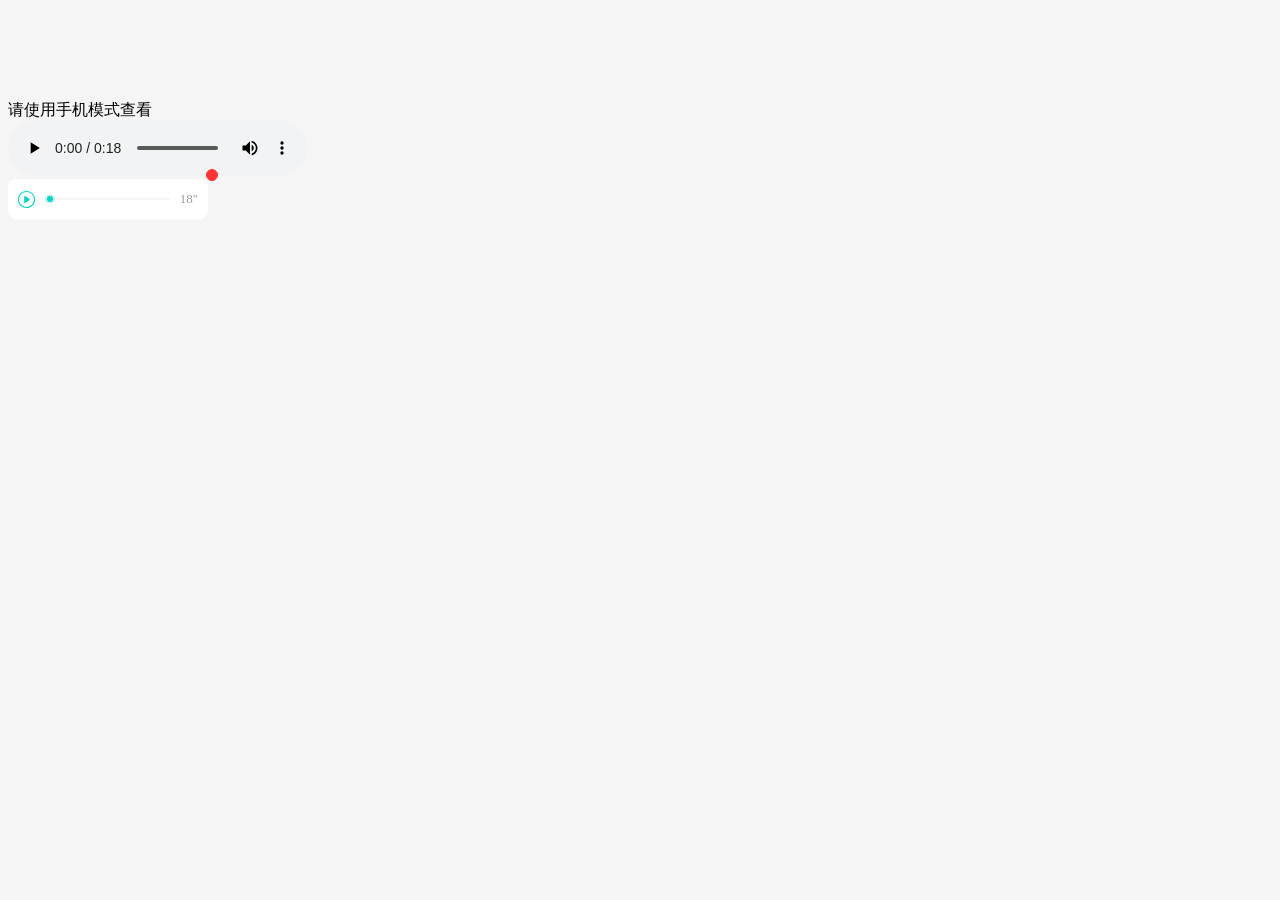
<file: audioplayerJs/index.html>
<!DOCTYPE html>
<html lang="en">

<head>
    <meta charset="UTF-8">
    <meta name="viewport" content="width=device-width, initial-scale=1.0">
    <meta http-equiv="X-UA-Compatible" content="ie=edge">
    <title>audioplay.js插件demo</title>
    <link rel="stylesheet" href="./css/audioplay.css">
    <style>
        html,body{
            background-color: #f5f5f5;
        }
        .demo{
           margin: 100px auto;
        }
    </style>
</head>

<body>
    <div class="demo">
        请使用手机模式查看<br>

        <audio preload="auto" controls>           
            Your browser does not support the audio element.您的浏览器不支持 audio 标签。
        </audio>

        <div class="audioplay-box active">
            <div class="audioplay-play" data-src="audio.mp3"></div>
            <div class="audioplay-bar">
                <div class="audioplay-progress"></div>
                <div class="audioplay-playhead"></div>
            </div>
            <div class="audioplay-time-duration">18"</div>
        </div>
    </div>
    
    <script src="./js/audioplay.js"></script>
    <script>
        var audioPlay = new AudioPlay('.audioplay-box');
        audioPlay.init();
    </script>
</body>
</html>
</file>
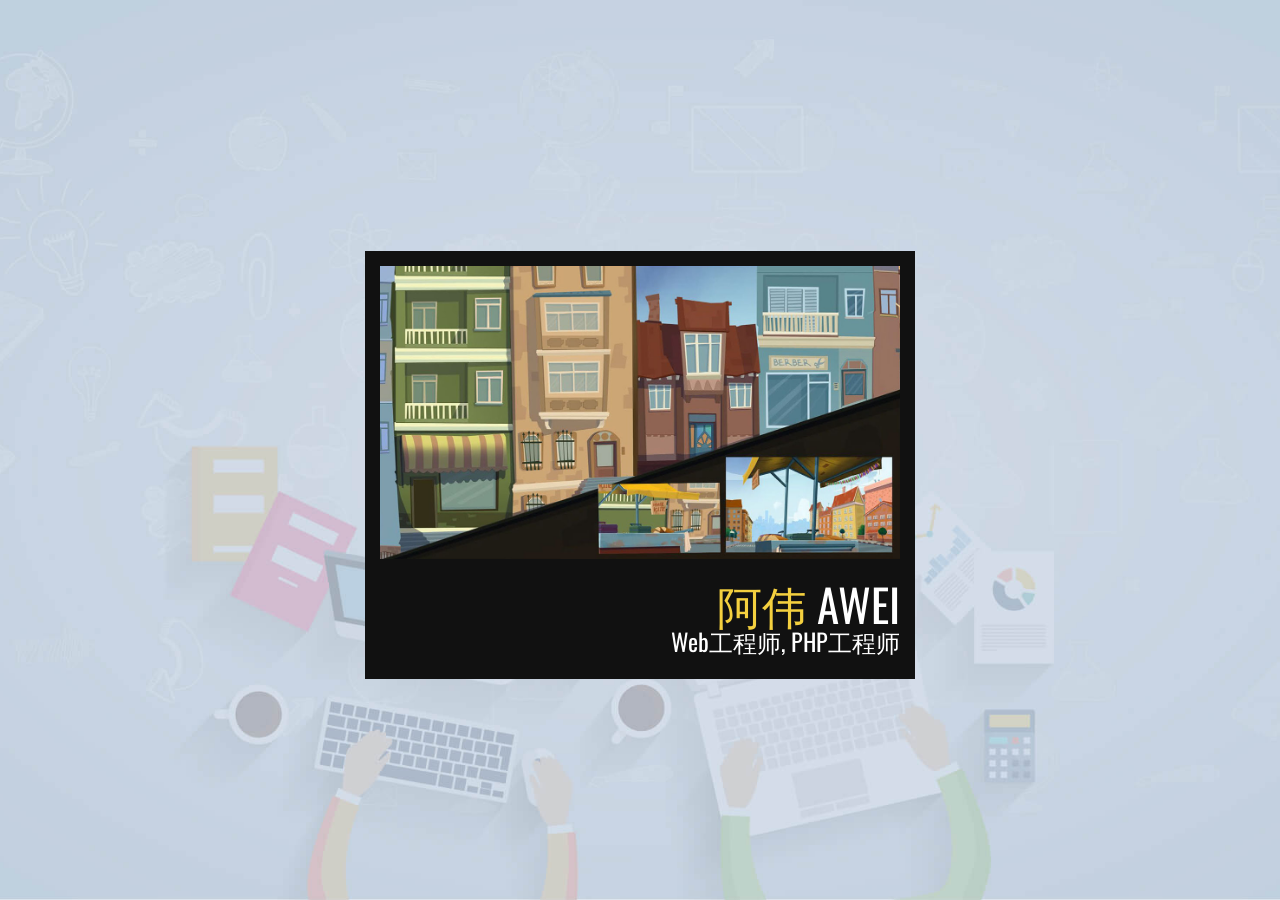
<file: homePage/index.html>
﻿<!DOCTYPE html>
<!--[if lt IE 7 ]><html class="ie ie6" lang="en"> <![endif]-->
<!--[if IE 7 ]><html class="ie ie7" lang="en"> <![endif]-->
<!--[if IE 8 ]><html class="ie ie8" lang="en"> <![endif]-->
<!--[if (gte IE 9)|!(IE)]><!--><html lang="en"> <!--<![endif]-->
<head>
<!-- Basic Page Needs
================================================== -->
<title>阿伟GitHub</title>
<meta charset="utf-8">
<meta http-equiv="X-UA-Compatible" content="IE=edge">
<meta name="description" content="">
<meta name="author" content="">

<!-- Mobile Specific Metas 
================================================== -->
<meta content="width=device-width,initial-scale=1" name="viewport">

<!-- Favicons
================================================== -->
<link rel="shortcut icon" href="images/favicon.png">
<link rel="apple-touch-icon" href="images/apple-touch-icon.png">
<link rel="apple-touch-icon" sizes="72x72" href="images/apple-touch-icon-72x72.png">
<link rel="apple-touch-icon" sizes="114x114" href="images/apple-touch-icon-114x114.png">

<!--fonts
====================================================-->
<link href="https://fonts.googleapis.com/css?family=Open+Sans:400,600,700%7cOswald:400,700" rel="stylesheet">
<!--stylesheets
====================================================-->
<link rel="stylesheet" type="text/css" href="css/bootstrap.min.css">
<link rel="stylesheet" type="text/css" href="css/font-awesome.min.css">  
<link rel="stylesheet" type="text/css" href="css/style.css">
<link rel="stylesheet" type="text/css" href="css/simpletextrotator.css"> 

<!--[if lt IE 9]>
	<script src="http://html5shim.googlecode.com/svn/trunk/html5.js"></script>
<![endif]--> 
<script src="js/jquery.min.js"></script> <!-- JQUERY -->
</head>
<body>

<!--FRONT PAGE/ SPLASH SCREEN SECTION-->

<div class="loading-screen"></div>

<div id="frontpage"> 
	<div class="shadow-img"></div> 
	<img src="images/front-image.jpg" class="front-img img-responsive" alt ="Front-image"><!--IMAGE FOR FRONT SCREEN-->
	<h1>阿伟 <span class="invert">Awei</span></h1><!--PROFILE NAME-->
	<h3 class="invert" style="margin-top: -10px; margin-bottom: 10px;"><!--Web--> <span class="rotate">Web工程师, PHP工程师</span></h3> <!--SUBTITLE IN PROFILE-->
	<div class="frontclick"><img src="images/click.png" alt="" class="img-responsive"><span class="pulse"></span></div>
</div>
<!--FRONT PAGE/ SPLASH SCREEN SECTION ENDS-->
<!--container-->
<div class="container">
	<div id="content" class="row hidden">
		<div class="col-sm-4">
			<!--namecard-->
			<div id="namecard" class="namecard">
				<div class="shadow-img"></div>
				<h1 class="maintitle">阿伟 <span class="invert">Awei</span></h1><!--PROFILE NAME-->
				<h3 class="invert sub-maintitle"><!--Web--> 
					<span class="rotate">Web工程师, PHP工程师</span><!--SUBTITLE AFTET NAME-->
				</h3>
				<img id="profile-img" class="profile-img transparent" src="images/profile-thum.png" alt="profile-image"><!--PROFILE IMAGE-->
			</div><!--/#namecard-->
			<!--menu-->
			<div id="menu-container">
				<!--PAGE MENU-->
				<ul class="nav-menu no-padding">
					<li class="nav-btn selected" title="首页" data-page="home">
						<div class="hover-background"></div>
						<span>首页</span><i class="fa fa-user fa-fw"></i>
					</li>
					<li class="nav-btn" id="resume-btn" title="简历"  data-page="resume">
						<div class="hover-background"></div>
						<span>简历</span><i class="fa fa-file-text fa-fw"></i>
					</li>
				   <li class="nav-btn folio-btn" data-filter="*" title="作品" data-page="portfolio">
						<div class="hover-background"></div>
						<span>作品</span><i class="fa fa-suitcase fa-fw"></i>
					</li>
					<li class="nav-btn" title="联系" id="contact-link" data-page="contact">
						<div class="hover-background"></div>
						<span>联系</span><i class="fa fa-paper-plane fa-fw"></i>
					</li>
				</ul><!--/.nav-menu __PAGE MENU ENDS-->

				<!--SOCIAL NAV MENU-->
				<div class="social-menu-container">
					<ul class="social-menu no-padding">                     
						<li><a target="_blank" href="http://wpa.qq.com/msgrd?v=3&uin=506892568&site=qq&menu=yes"><i class="fa fa-qq"></i></a></li>
						<li><a target="_blank" href="http://mail.qq.com/cgi-bin/qm_share?t=qm_mailme&email=kfP_87_oo6PR4OC-8v78" style="text-decoration:none;"><i class="fa fa-envelope"></i></a></li>						
					</ul>
				</div><!--/.social-menu-container-->
			</div><!--#menu-container-->
		</div>
		<div class="col-sm-8 page-segment">
			<ul class="page-container no-padding">
				<!--HOME/PROFILE PAGE-->
				<li id="home" class="selected">
					<div class="title-container hidden">
						<div class="shadow-img"></div> 
						<h2 class="rotate-out">欢迎来到 <span class="invert">我的主页</span></h2><!--HOME TITLE-->                          
					</div>
					<div class="description hidden">
						<div class="watermark-home"></div> 

						<div class="fade-text transparent">
							<!--DESCRIPTION ON HOME-->
							<div class="strong-text">你好, 我是 <span>阿伟</span></div>
							<div class="focus-text"><span>Web工程师 & </span><span>PHP工程师</span></div>
							<p class="large-paragraph">三年Web和PHP开发经验</p>         
							<!--DESCRIPTION ON HOME ENDS-->
						</div>

						<!--ALL PERSONAL DETAILS-->
						<h3 class="personal-info-title title">个人信息</h3>
						<ul class="personal-info">
							<li class="rotate-out rotated"><label>姓名</label><span>阿伟&awei</span></li>                     
							<li class="rotate-out rotated"><label>地址</label><span>深圳</span></li>
							<li class="rotate-out rotated"><label>QQ</label><span>506892568</span></li>
							<li class="rotate-out rotated"><label>Email</label><span>bob.922@qq.com</span></li>
						</ul><!--/ul.personal-info-->
					</div>
				</li><!--/#home-->

				<!--RESUME PAGE-->
				<li id="resume" class="hidden">
					<div class="title-container">
						<div class="shadow-img"></div>
						<h2 class="rotate-out rotated"><span class="invert">个人</span>简历</h2> <!--RESUME TITLE-->
					</div>
					<div class="description">

						<div class='tabs tabs_animate'>
							<!--RESUME TAB LISTS-->
							<ul class='horizontal no-padding'>
								<li><a href="#tab-1" class="icon-bg icon-skills"><div>技能</div></a></li>
								<li><a href="#tab-2" class="icon-bg icon-education"><div>教育</div></a></li>
								<li><a href="#tab-3" class="icon-bg icon-employment"><div>职业</div></a></li>
							</ul><!--RESUME TAB LISTS ENDS-->

							<!--RESUME FIRST TAB/SKILL TAB DETAILS-->
							<div id='tab-1'>
								<h3 class="title">技能</h3><!--SKILLS WITH BAR DISPLAY-->
								<ul class="skills-list no-padding">
									<li class="row">
										<div class="col-xs-2"><div class="fw-mid">HTML/CSS</div></div>
										<div class="col-xs-9">
											<div class="bar">
												<div class="percentage" id="bar1" style="width: 88%;"></div>
											</div>
										</div>
									</li>
									<li class="row">
										<div class="col-xs-2"><div class="fw-mid">CSS</div></div>
										<div class="col-xs-9">
											<div class="bar">
												<div class="percentage" id="bar2" style="width: 75%;"></div>
											</div>
										</div>
									</li>
									<li class="row">
										<div class="col-xs-2"><div class="fw-mid">PHP</div></div>
										<div class="col-xs-9">
											<div class="bar">
												<div class="percentage" id="bar3" style="width: 70%;"></div>
											</div>
										</div>
									</li>
								</ul><!--SKILLS WITH BAR DISPLAY ENDS-->

								<!--SKILLS WITH CIRCLE DISPLAY-->
								<div class="circle-skill-container">
									<h3 class="title">其他技能</h3>
									<div class="row">
										<div class="col-xs-4 center-align">
											<div class="circle-bar" id="line-container1">
												<div class="progressbar-text" id="progress-text1">10</div>
											</div>
											<h5>Photoshop</h5>
										</div>
										<div class="col-xs-4 center-align">
											<div class="circle-bar" id="line-container2">
												<div class="progressbar-text" id="progress-text2">0</div>
											</div>
											<h5>VueJS</h5>
										</div>
										<div class="col-xs-4 center-align">
											<div class="circle-bar" id="line-container3">
												<div class="progressbar-text" id="progress-text3">0</div>
											</div>
											<h5>ThinkPHP</h5>
										</div>
									</div>
								</div><!--SKILLS WITH CIRCLE DISPLAY ENDS-->
							</div><!--RESUME FIRST TAB/SKILL TAB DETAILS ENDS-->
							
							<!--RESUME SECOND TAB/EDUCATION TAB DETAILS-->
							<div id='tab-2'>
								<h3 class="title">教育经历</h3>
								<ul class="education-class">
									<li>
										<!--EDUCATION LIST ITEM-->
										<h4 class="title">本科<i class="fa fa-sort-desc pull-right"></i></h4>
										<div class="list-content">
											<h5 class="title">湘潭大学 <span class="list-year">(2009 - 2013)</span></h5>
											<p>网络工程</p><!--EDUCATION LIST DETAILS-->
										</div>
									</li>
								</ul>
							</div><!--RESUME SECOND TAB/EDUCATION TAB DETAILS ENDS-->
							<!--RESUME THIRD TAB/EMPLYMENT TAB DETAILS ENDS-->
							<div id='tab-3'>
								<h3 class="title">工作经验</h3>
								<ul class="employment-class tab-cont">
									<li>
										<!--EMPLOYMENT INDIVIDUAL LIST-->
										<h4>Web工程师&PHP工程师 <span class="year">2013 - 至今</span></h4>
										<h5>IT公司</h5>
										<p>Web前端开发工作</p><!--EMPLOYMENT LIST DETAILS-->
									</li>
								</ul>
							</div><!--RESUME THIRD TAB/EMPLYMENT TAB DETAILS ENDS-->
						</div>
					</div>
				</li>
				<!--/#resume-->
				<!--PORTFOLIO PAGE-->
				<li id="portfolio" class="hidden">
					<div class="title-container">
						<div class="shadow-img"></div>
						<h2 class="rotate-out rotated">作品</h2> <!--PORTFOLIO TITLE-->                         
					</div>

					<!--PORTFOLIO CATEGORY LIST-->    
					<div class="abs-child">
						<ul class="button-group filters-button-group">
							<li class="button is-checked" data-filter="*">全部</li>
							<li class="button" data-filter=".photography">分类1</li>
							<li class="button" data-filter=".commercial">分类2</li>
							<li class="button" data-filter=".potrait">分类3</li>
						</ul><!--/.button-group filters-button-group-->
					</div>
					
					<div class ="sec-porfolio description"> 
						<div class="row">
							<!--PORTFOLIO ITEM CONTAINER-->
							<div class="folio-container">
								<ul class="folio-item"><!--PORTFOLIO INDIVIDAUAL ITEM-->
									<li class="view view-first photography">  
										<img src="images/folio/logs.jpg" alt="logs" /><!--PORTFOLIO INDIVIDAUAL ITEM IMAGE--> 
										<div class="mask">  
											 <h2>标题1</h2> <!--PORTFOLIO INDIVIDAUAL ITEM TITLE-->                               
											<!-- Button trigger modal -->
											<a role="button" class="info" data-toggle="modal" data-target="#myModal">详情</a><!--PORTFOLIO INDIVIDAUAL ITEM MODAL LINK BY 'data-target'-->
										 </div>  
									</li>                
									<li class="view view-second commercial"><!--PORTFOLIO INDIVIDAUAL ITEM-->
									  <img src="images/folio/guy.jpg" alt="guy" /><!--PORTFOLIO INDIVIDAUAL ITEM IMAGE--> 
										<div class="mask"></div>
										<div class="content">
											<h2>标题2</h2><!--PORTFOLIO INDIVIDAUAL ITEM TITLE-->                                 
											<a role="button" class="info" data-toggle="modal" data-target="#myModal2">详情</a><!--PORTFOLIO INDIVIDAUAL ITEM MODAL LINK BY 'data-target'-->
										</div>
									</li> 
														
									<li class="view view-first potrait"><!--PORTFOLIO INDIVIDAUAL ITEM-->  
										 <img src="images/folio/illustration.jpg" alt="illustration" /><!--PORTFOLIO INDIVIDAUAL ITEM IMAGE-->   
										 <div class="mask">  
											 <h2>标题3</h2>                                   
											 <a role="button" class="info" data-toggle="modal" data-target="#myModal3">详情</a> <!--PORTFOLIO INDIVIDAUAL ITEM MODAL LINK BY 'data-target'--> 
										 </div>  
									</li>
								</ul>
							</div>
							<!--PORTFOLIO ITEM CONTAINER ENDS-->
						</div>                          
					</div>
				</li><!--/#portfolio-->

				<!--CONTACT PAGE-->
				<li id="contact" class="hidden">
					<div class="title-container" >
						<div class="shadow-img"></div>               
					   <h2 class="rotate-out rotated">联系方式</h2><!--CONTACT PAGE TITLE-->
					</div>
					<div class="description">                           
						<div class="row">
							<div class="col-sm-12">
								<div class="map-container">
									<div id="map" style="width:100%;height:325px;"></div><!--BaiDu MAP-->
								</div>
							</div>

							<div class="col-sm-5">
								<!--CONTACT DESCRIPTION-->
								<h3 class="title">联系方式</h3>
								<h6 class="sm-title"><span class="address-icon"><i class="fa fa-map-marker"></i></span>深圳</h6>
								<h6 class="sm-title"><span class="address-icon"><i class="fa fa-qq"></i></span>506892568</h6>
								<h6 class="sm-title"><span class="address-icon"><i class="fa fa-envelope"></i></span>bob.922@qq.com</h6>
								<!--/CONTACT DESCRIPTION ENDS-->
							</div>
							<div class="col-sm-7">

								<div class="mail-container">
									<div class="cnmail result">
										<div class="msg success-msg"><i class="icon svg-check"><!--?xml version="1.0" encoding="utf-8"?-->  <svg version="1.1" xmlns="http://www.w3.org/2000/svg" xmlns:xlink="http://www.w3.org/1999/xlink" width="32" height="32" viewBox="0 0 32 32"> <path d="M16 2.688c-7.375 0-13.313 5.938-13.313 13.313s5.938 13.313 13.313 13.313c7.375 0 13.313-5.938 13.313-13.313s-5.938-13.313-13.313-13.313zM16 28.25c-6.75 0-12.25-5.5-12.25-12.25s5.5-12.25 12.25-12.25c6.75 0 12.25 5.5 12.25 12.25s-5.5 12.25-12.25 12.25zM22.688 11.25l-8.563 8.313-3-3c-0.313-0.313-0.813-0.313-1.125 0s-0.313 0.813 0 1.125l3.563 3.563c0.125 0.125 0.313 0.188 0.563 0.188 0.188 0 0.375-0.063 0.5-0.188l9.125-8.875c0.375-0.313 0.375-0.813 0.063-1.125s-0.813-0.313-1.125 0z"></path> </svg> </i><span> You email has been stored!</span></div>
										<div class="msg error-msg"><i class="icon svg-close-circle"><!--?xml version="1.0" encoding="utf-8"?-->  <svg version="1.1" xmlns="http://www.w3.org/2000/svg" xmlns:xlink="http://www.w3.org/1999/xlink" width="32" height="32" viewBox="0 0 32 32"> <path d="M6.563 6.563c-5.188 5.188-5.188 13.688 0 18.875s13.688 5.188 18.875 0c5.188-5.188 5.188-13.625 0-18.875-5.188-5.188-13.625-5.188-18.875 0zM24.688 24.688c-4.813 4.75-12.563 4.75-17.375 0-4.75-4.813-4.75-12.563 0-17.375 4.813-4.75 12.563-4.75 17.375 0 4.75 4.813 4.75 12.563 0 17.375zM10.75 10l-0.813 0.75 5.313 5.25-5.25 5.25 0.75 0.75 5.25-5.25 5.25 5.25 0.75-0.75-5.25-5.25 5.313-5.25-0.813-0.75-5.25 5.25z"></path> </svg> </i><span> Sorry! Something went wrong!</span></div>
									</div>
									<h3 class="title invert">别忘了邮我</h3>
									<!--CONTACT FORM-->
									<form action="" class="form-horizontal" id="contact-form">
										<div class="form-group">
											<input name="name" class="form-control required" placeholder="Name" data-placement="top" type="text">
										</div>                                    
										<div class="form-group">
											<input name="email" class="form-control email" placeholder="Email" type="text">
										</div>                   
										<div class="form-group">
											<textarea name="message" class="form-control" placeholder="Message" rows="3"></textarea>
										</div>
										<div class="form-group">
											<button class="btn btn-success">发送邮件</button>
										</div>

									</form><!--/#contact-form-->
								</div>                      
								
							</div>                          
							
						</div>
					</div>
				</li><!--/#contact-->
			</ul> 

			<div class="row mobile-nav-container">
				<!--SOCIAL NAV FOR MOBILE-->
				<ul class="mobile-social no-padding">
					<li>联系我</li>
					<li><a target="_blank" href="http://wpa.qq.com/msgrd?v=3&uin=506892568&site=qq&menu=yes"><i class="fa fa-qq"></i></a></li>
					<li><a target="_blank" href="http://mail.qq.com/cgi-bin/qm_share?t=qm_mailme&email=kfP_87_oo6PR4OC-8v78" style="text-decoration:none;"><i class="fa fa-envelope"></i></a></li>				
				</ul><!--/.mobile-social-->
			</div>               
		</div><!--/.page-segment -->
		<!--  <h6 class="copyright-text">Copyright © 2015 John Doe</h6> --> <!--if anyone wants copyright Texts--> 
	</div>
</div><!--/.container -->

<!--PORTFOLIO IMAGE MODAL LIST-->
<div class="modal fade" id="myModal" tabindex="-1" role="dialog" aria-labelledby="myModalLabel" aria-hidden="true">
	<div class="modal-dialog">
		<div class="modal-content">
			<div class="modal-header">
				<button type="button" class="close" data-dismiss="modal" aria-label="Close"><span aria-hidden="true">&times;</span></button>
				<h4 class="modal-title" id="myModalLabel">Modal title</h4><!--PORTFOLIO IMAGE TITLE-->
			</div>
			<div class="modal-body">
				<img src="images/folio/logs.jpg" class="img-responsive" alt="modal-image"><!--PORTFOLIO MODAL IMAGE-->
			</div>
			<div class="modal-footer">
				<div class="mf-content">
					<p>Lorem ipsum dolor sit amet, consectetur adipisicing elit. Officiis temporibus fuga sit explicabo blanditiis voluptate iste vero quia impedit? Iusto illo voluptas est praesentium veritatis magni, pariatur laboriosam voluptatem inventore.</p>
				</div>                      
			</div>
		</div><!-- /.modal-content -->
	</div><!-- /.modal-dialog -->
</div><!-- /.modal -->

<div class="modal fade" id="myModal2" tabindex="-1" role="dialog" aria-labelledby="myModalLabel3" aria-hidden="true">
	<div class="modal-dialog">
		<div class="modal-content">
			<div class="modal-header">
				<button type="button" class="close" data-dismiss="modal" aria-label="Close"><span aria-hidden="true">&times;</span></button>
				<h4 class="modal-title" id="myModalLabel3">Hover Style</h4><!--PORTFOLIO IMAGE TITLE-->
			</div>
			<div class="modal-body">
				<img src="images/folio/guy.jpg" class="img-responsive" alt="modal-image"><!--PORTFOLIO MODAL IMAGE-->
			</div>
			<div class="modal-footer">
				<div class="mf-content">
					<p>Lorem ipsum dolor sit amet, consectetur adipisicing elit. Consequuntur ratione quae, alias at. Reprehenderit, ut quis corporis laudantium, laborum sed omnis qui perspiciatis explicabo. Ipsum culpa aspernatur dolorem. Amet, quis.</p>
				</div>                      
			</div>
		</div><!-- /.modal-content -->
	</div><!-- /.modal-dialog -->
</div><!-- /.modal -->

<div class="modal fade" id="myModal3" tabindex="-1" role="dialog" aria-labelledby="myModalLabel4" aria-hidden="true">
	<div class="modal-dialog">
		<div class="modal-content">
			<div class="modal-header">
				<button type="button" class="close" data-dismiss="modal" aria-label="Close"><span aria-hidden="true">&times;</span></button>
				<h4 class="modal-title" id="myModalLabel4">Hover Style</h4><!--PORTFOLIO IMAGE TITLE-->
			</div>
			<div class="modal-body">
				<img src="images/folio/illustration.jpg" class="img-responsive" alt="modal-image"><!--PORTFOLIO MODAL IMAGE-->
			</div>
			<div class="modal-footer">
				<div class="mf-content">
					<p>Lorem ipsum dolor sit amet, consectetur adipisicing elit. Doloribus ab id unde veniam error et iste ut aspernatur accusantium porro molestiae voluptatibus rem, tempore inventore ad minus soluta praesentium magni?</p>
				</div>                      
			</div>
		</div><!-- /.modal-content -->
	</div><!-- /.modal-dialog -->
</div><!-- /.modal -->

<!--javascript files
=============================================================-->
<script type="text/javascript" src="js/jQueryTween-aio-min.js"></script> <!-- JQUERY Tween Plugin -->
<script type="text/javascript" src="js/jquery.tabslet.min.js"></script> <!-- JQUERY Tab plugin-->     
<script type="text/javascript" src="js/progressbar.min.js"></script> <!-- JQUERY Progressbar Plugin-->
<script type="text/javascript" src="js/jquery.simple-text-rotator.min.js"></script> <!-- JQUERY Text Rotator-->
<script type="text/javascript" src="js/bootstrap.min.js"></script> <!-- Bootstrap file-->
<script type="text/javascript" src="https://api.map.baidu.com/api?v=2.0&ak=vRqQyIfbxGLj2nE5SpBB8TmB16m71U3x"></script>
<script type="text/javascript" src='js/isotope.pkgd.min.js'></script>
<script type="text/javascript" src="js/custom.js"></script>
</body>
</html>
</file>
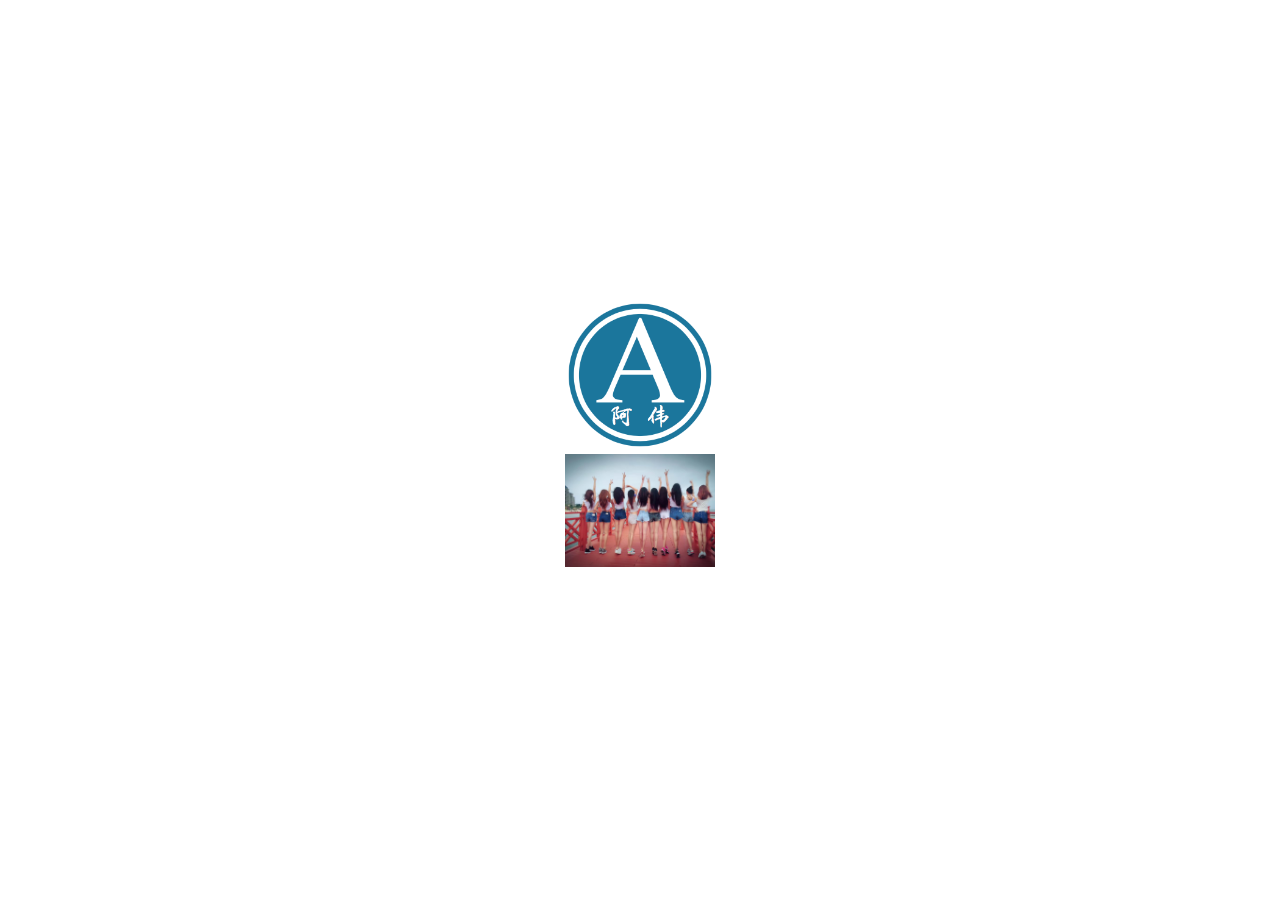
<file: swiper-demo/index.html>
<!DOCTYPE html>
<html lang="en">
<head>
    <link rel="stylesheet" href="./css/style.css">
    <link rel="stylesheet" href="./css/swiper-3.4.2.min.css">
</head>
<body>
    <!--html代码-->
    <div class="content js-content">
        <div class="js-img"><img src="./images/1.jpg" data-time="1496412828"></div>
        <div class="js-img"><img src="./images/2.jpg" data-time="1496412829"></div>
        <!-- 这里可以动态添加图片 -->
    </div>
    <div class="fixed img-preview js-img-preview">
        <!-- Swiper -->
        <div class="swiper-container w-100 h-100">
            <div class="swiper-wrapper js-swiper-wrapper">
                <!--<div class="swiper-slide">slide</div>            -->
            </div>
            <!-- Add Pagination -->
            <div class="swiper-pagination swiper-pagination-white"></div>
            <!-- Add Arrows -->
            <div class="swiper-button-next swiper-button-white js-swiper-button-white"></div>
            <div class="swiper-button-prev swiper-button-white js-swiper-button-white"></div>
        </div>
    </div>
    <!--end img-preview-->
    <script src="./js/jquery-1.10.1.min.js"></script>
    <script src="./js/swiper-3.4.2.min.js"></script>
    <script>
        //js代码
        var index = 0, clickNum = 0, timeOut, mySwiper;
        $('.js-content').on('click', 'img', function () {
            var html = '',
                that = this;

            //获取当前点击图片的data-time，用于得出index值
            var timeVal = $(that).attr('data-time');
            $('.js-content .js-img').each(function (i, item) {
                console.log($(this).html());
                //循环content内容，动态获取所有图片
                html += '<div class="swiper-slide"><div class="swiper-zoom-container">' + $(this).html() + '</div></div>';

                if (timeVal == $(this).attr('data-time')) {
                    index = i;
                    console.log('图片预览', timeVal, i);
                }
            });

            //把html插入到swiper-wrapper
            $('.js-swiper-wrapper').html(html);
            $('.js-img-preview').css({ 'height': '100%', 'width': '100%' });

            //创建Swiper对象          
            mySwiper = new Swiper('.swiper-container', {//初始化swiper
                initialSlide: index,
                pagination: '.swiper-pagination',
                paginationClickable: '.swiper-pagination',
                nextButton: '.swiper-button-next',
                prevButton: '.swiper-button-prev',
                spaceBetween: 30,
                zoom: true,//开启缩放功能
                observer: true,//修改swiper自己或子元素时，自动初始化swiper
                observeParents: true,//修改swiper的父元素时，自动初始化swiper
            });
        });

        //模拟双击单击事件，单击关闭图片
        $('.js-swiper-wrapper').on('click', 'img', function (e) {//关闭图片预览 
            e.preventDefault();
            e.stopPropagation();
            clickNum++;
            if (clickNum == 2) {
                console.log('双击');
                clickNum = 0;
                clearTimeout(timeOut);
            } else {
                console.log('单击');
                timeOut = setTimeout(function () {
                    $('.js-swiper-wrapper').html('');
                    $('.js-img-preview').css({ 'height': '0', 'width': '0' });
                    mySwiper.destroy(true, true);//销毁Swiper对象，动态创建必须每次都销毁 
                    clickNum = 0;
                }, 300);
            }
            console.log(clickNum);
        });
        $('.js-swiper-wrapper').on('click', function () {//关闭图片预览                
            $('.js-swiper-wrapper').html('');
            $('.js-img-preview').css({ 'height': '0', 'width': '0' });
            mySwiper.destroy(true, true);//销毁Swiper对象，动态创建必须每次都销毁 
        });
        $('.js-swiper-button-white').on('click', function (e) {
            e.preventDefault();
            e.stopPropagation();
        })
    </script>
</body>
</html>
</file>
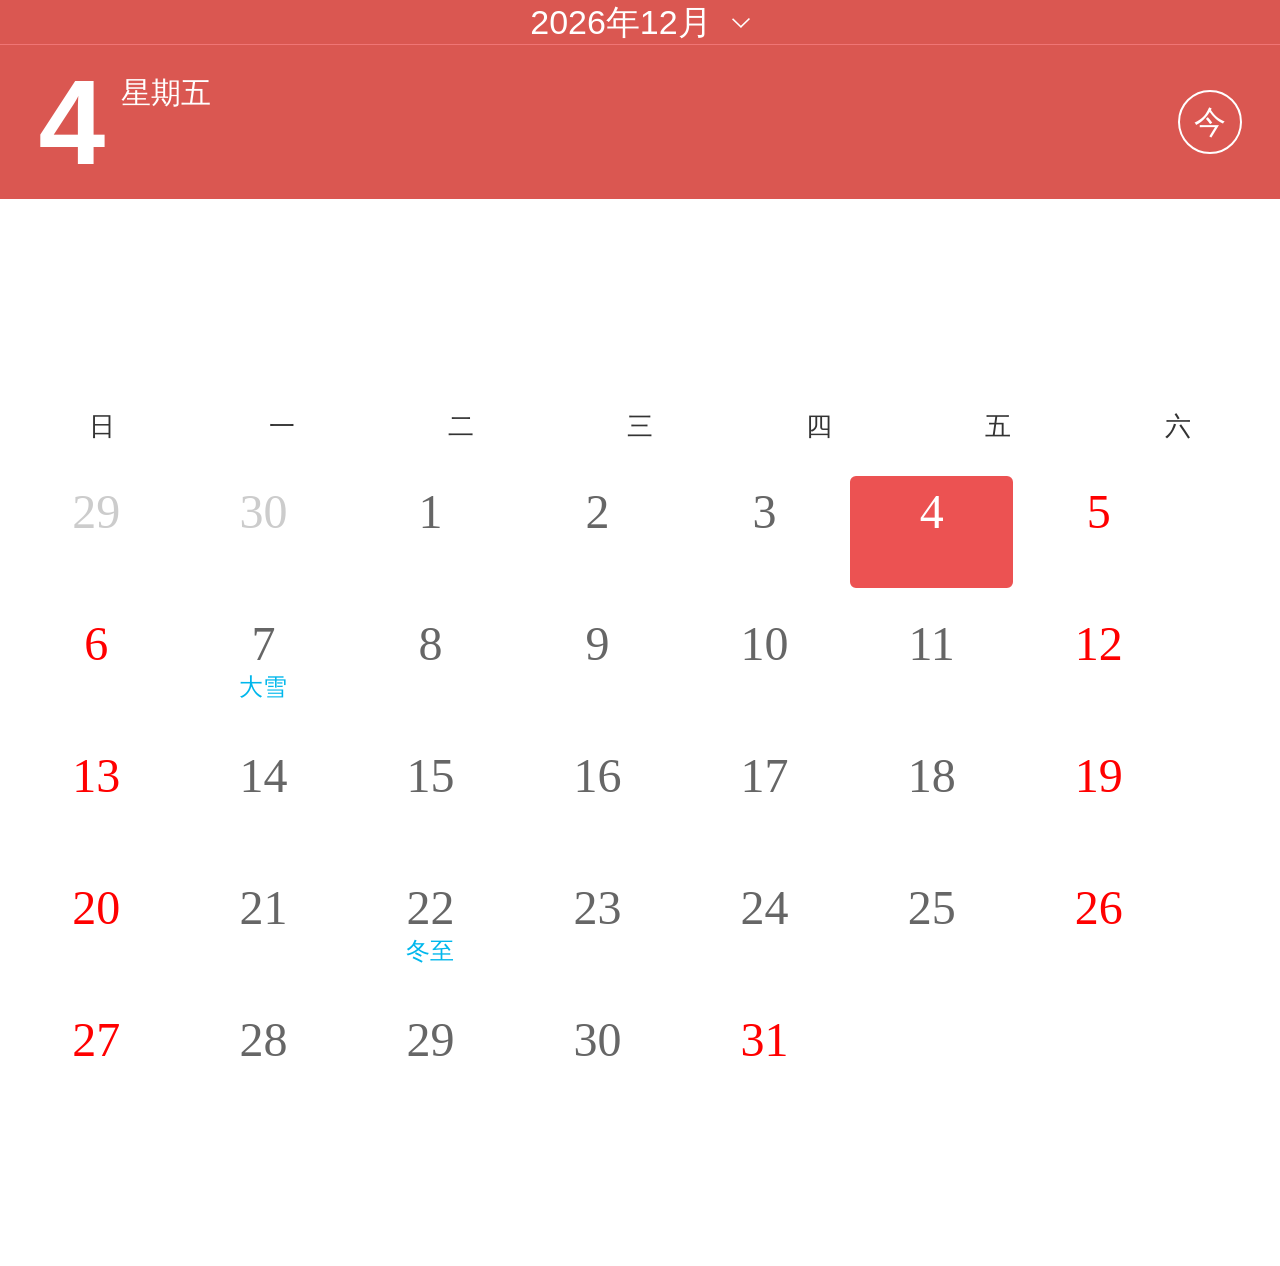
<file: wanliYear/index.html>
﻿<!DOCTYPE html>
<html lang="en">

<head>
<meta charset="UTF-8">
<title>2017年春运抢票时间</title>
<meta content="yes" name="apple-mobile-web-app-capable">
<meta content="yes" name="apple-touch-fullscreen">
<meta name="viewport" content="width=device-width, initial-scale=1,maximum-scale=1,maximum-scale=1, minimum-scale=1, user-scalable=no">

<link rel="stylesheet" href="css/common.css">
<link rel="stylesheet" href="css/index.css">
<link rel="stylesheet" href="css/swiper-3.3.1.min.css">

<script src="js/jquery-1.11.0.js"></script>
<script type="text/javascript" src="js/swiper-3.3.1.min.js"></script>

</head>
<body>

<!-- 加载ing -->
	<div class="loading loading1 covers" >
		<div class="loading-bj"></div>
		<p>加载中...</p>
	</div>
<!-- 加载ing END -->
<section class="out-wrap">
	<div class="header-main">
		 <section class="header">
			  <div class="child return"><!-- <i></i> --></div>
			  <div class="child date">
				 <em class="f34" id="ymym">2016年06月</em>
				 <i></i> 
			  </div>
		 </section>
		 <section class="day">
				<section class="grid clearfix">
					<div class="day-left clearfix">
						<h1 id="top_shu">20</h1>
						<div class="top-contrl">
							<p><em id="top_week">星期二</em></p>
							<div><i id="top_yue">八月廿十</i></div>
							<!-- <p><em id="ymym" class="date">2016年06月</em><span></span></p>
							<div><i id="top_yue">八月廿十</i><em id="top_week">星期二</em></div> -->
						</div>
					</div>
					<div class="day-right clearfix">
						<div class="yun">
							<span class="js_jin">今</span>
						</div>
					</div>
				</section>
		 </section>
		 <!-- end day -->
	</div>
	<!-- end header -->
	<section class="content">
		
		<section class="week">
			<ul class="clearfix f28">
				<li><a href="#">日</a></li>
				<li><a href="#">一</a></li>
				<li><a href="#">二</a></li>
				<li><a href="#">三</a></li>
				<li><a href="#">四</a></li>
				<li><a href="#">五</a></li>
				<li><a href="#">六</a></li>
			</ul>
		</section>
		<section class="calenda">
			<div class="swiper-container">
				<div class="swiper-wrapper">
					<div class="swiper-slide">
						<table id="now1" class="tables">
							<tr class="">
								<td class=" list"><i>12</i><em>中秋</em></td>
							</tr>
						</table>
					</div>
					<div class="swiper-slide">
						<table id="now2" class="tables">
							<tr class="">
								<td class=" list"><i>12</i><em>中秋</em></td>
								<td class=" list"><i>12</i><em>中秋</em></td>
								<td class=" list"><i>12</i><em>中秋</em></td>
								<td class=" list"><i>12</i><em>中秋</em></td>
								<td class=" list"><i>12</i><em>中秋</em></td>
								<td class=" list"><i>12</i><em>中秋</em></td>
								<td class=" list"><i>12</i><em>中秋</em></td>
							</tr>
						</table>
					</div>
					<div class="swiper-slide">
						<table id="now3" class="tables">
							<tr class="">
								<td class="list"><i>12</i><em>中秋</em></td>
							</tr>
						</table>
					</div>
				</div>
			</div>
		</section>
		
		<!-- end calenda -->
	</section>
	<!-- end content -->
	<section class="prorup"></section>
	<!-- 弹窗 -->
	<div class="tc"></div>
	<div class="tc-innner">
		<h2>
		   <!--  <div class="title-right">
				<div class="gl zblck active">公历</div>
				<div class="nl zblck">农历</div>
			</div> -->
			选择日期
		</h2>
		<div class="current-time">
			<i class="i-year">1900</i><i class="i-month">1</i><i class="i-date">1</i>
		</div>
		<div class="swiper-box">
			<i class="i1"></i>
			<i class="i2"></i>
			<i class="i3"></i>
			<div class="swiper-box-li">
				<div class="swiper-container2 nbxs">
					<div class="swiper-wrapper year">
						<div class="swiper-slide">1900年</div>
						<div class="swiper-slide">1901年</div>
						<div class="swiper-slide">1902年</div>
						<div class="swiper-slide">1903年</div>
						<div class="swiper-slide">1904年</div>
						<div class="swiper-slide">1905年</div>
						<div class="swiper-slide">1906年</div>
						<div class="swiper-slide">1907年</div>
						<div class="swiper-slide">1908年</div>
						<div class="swiper-slide">1909年</div>
						<div class="swiper-slide">1910年</div>
						<div class="swiper-slide">1911年</div>
						<div class="swiper-slide">1912年</div>
						<div class="swiper-slide">1913年</div>
						<div class="swiper-slide">1914年</div>
						<div class="swiper-slide">1915年</div>
						<div class="swiper-slide">1916年</div>
						<div class="swiper-slide">1917年</div>
						<div class="swiper-slide">1918年</div>
						<div class="swiper-slide">1919年</div>
						<div class="swiper-slide">1920年</div>
						<div class="swiper-slide">1921年</div>
						<div class="swiper-slide">1922年</div>
						<div class="swiper-slide">1923年</div>
						<div class="swiper-slide">1924年</div>
						<div class="swiper-slide">1925年</div>
						<div class="swiper-slide">1926年</div>
						<div class="swiper-slide">1927年</div>
						<div class="swiper-slide">1928年</div>
						<div class="swiper-slide">1929年</div>
						<div class="swiper-slide">1930年</div>
						<div class="swiper-slide">1931年</div>
						<div class="swiper-slide">1932年</div>
						<div class="swiper-slide">1933年</div>
						<div class="swiper-slide">1934年</div>
						<div class="swiper-slide">1935年</div>
						<div class="swiper-slide">1936年</div>
						<div class="swiper-slide">1937年</div>
						<div class="swiper-slide">1938年</div>
						<div class="swiper-slide">1939年</div>
						<div class="swiper-slide">1940年</div>
						<div class="swiper-slide">1941年</div>
						<div class="swiper-slide">1942年</div>
						<div class="swiper-slide">1943年</div>
						<div class="swiper-slide">1944年</div>
						<div class="swiper-slide">1945年</div>
						<div class="swiper-slide">1946年</div>
						<div class="swiper-slide">1947年</div>
						<div class="swiper-slide">1948年</div>
						<div class="swiper-slide">1949年</div>
						<div class="swiper-slide">1950年</div>
						<div class="swiper-slide">1951年</div>
						<div class="swiper-slide">1952年</div>
						<div class="swiper-slide">1953年</div>
						<div class="swiper-slide">1954年</div>
						<div class="swiper-slide">1955年</div>
						<div class="swiper-slide">1956年</div>
						<div class="swiper-slide">1957年</div>
						<div class="swiper-slide">1958年</div>
						<div class="swiper-slide">1959年</div>
						<div class="swiper-slide">1960年</div>
						<div class="swiper-slide">1961年</div>
						<div class="swiper-slide">1962年</div>
						<div class="swiper-slide">1963年</div>
						<div class="swiper-slide">1964年</div>
						<div class="swiper-slide">1965年</div>
						<div class="swiper-slide">1966年</div>
						<div class="swiper-slide">1967年</div>
						<div class="swiper-slide">1968年</div>
						<div class="swiper-slide">1969年</div>
						<div class="swiper-slide">1970年</div>
						<div class="swiper-slide">1971年</div>
						<div class="swiper-slide">1972年</div>
						<div class="swiper-slide">1973年</div>
						<div class="swiper-slide">1974年</div>
						<div class="swiper-slide">1975年</div>
						<div class="swiper-slide">1976年</div>
						<div class="swiper-slide">1977年</div>
						<div class="swiper-slide">1978年</div>
						<div class="swiper-slide">1979年</div>
						<div class="swiper-slide">1980年</div>
						<div class="swiper-slide">1981年</div>
						<div class="swiper-slide">1982年</div>
						<div class="swiper-slide">1983年</div>
						<div class="swiper-slide">1984年</div>
						<div class="swiper-slide">1985年</div>
						<div class="swiper-slide">1986年</div>
						<div class="swiper-slide">1987年</div>
						<div class="swiper-slide">1988年</div>
						<div class="swiper-slide">1989年</div>
						<div class="swiper-slide">1990年</div>
						<div class="swiper-slide">1991年</div>
						<div class="swiper-slide">1992年</div>
						<div class="swiper-slide">1993年</div>
						<div class="swiper-slide">1994年</div>
						<div class="swiper-slide">1995年</div>
						<div class="swiper-slide">1996年</div>
						<div class="swiper-slide">1997年</div>
						<div class="swiper-slide">1998年</div>
						<div class="swiper-slide">1999年</div>
						<div class="swiper-slide">2000年</div>
						<div class="swiper-slide">2001年</div>
						<div class="swiper-slide">2002年</div>
						<div class="swiper-slide">2003年</div>
						<div class="swiper-slide">2004年</div>
						<div class="swiper-slide">2005年</div>
						<div class="swiper-slide">2006年</div>
						<div class="swiper-slide">2007年</div>
						<div class="swiper-slide">2008年</div>
						<div class="swiper-slide">2009年</div>
						<div class="swiper-slide">2010年</div>
						<div class="swiper-slide">2011年</div>
						<div class="swiper-slide">2012年</div>
						<div class="swiper-slide">2013年</div>
						<div class="swiper-slide">2014年</div>
						<div class="swiper-slide">2015年</div>
						<div class="swiper-slide">2016年</div>
						<div class="swiper-slide">2017年</div>
						<div class="swiper-slide">2018年</div>
						<div class="swiper-slide">2019年</div>
						<div class="swiper-slide">2020年</div>
						<div class="swiper-slide">2021年</div>
						<div class="swiper-slide">2022年</div>
						<div class="swiper-slide">2023年</div>
						<div class="swiper-slide">2024年</div>
						<div class="swiper-slide">2025年</div>
						<div class="swiper-slide">2026年</div>
						<div class="swiper-slide">2027年</div>
						<div class="swiper-slide">2028年</div>
						<div class="swiper-slide">2029年</div>
						<div class="swiper-slide">2030年</div>
						<div class="swiper-slide">2031年</div>
						<div class="swiper-slide">2032年</div>
						<div class="swiper-slide">2033年</div>
						<div class="swiper-slide">2034年</div>
						<div class="swiper-slide">2035年</div>
						<div class="swiper-slide">2036年</div>
						<div class="swiper-slide">2037年</div>
						<div class="swiper-slide">2038年</div>
						<div class="swiper-slide">2039年</div>
						<div class="swiper-slide">2040年</div>
						<div class="swiper-slide">2041年</div>
						<div class="swiper-slide">2042年</div>
						<div class="swiper-slide">2043年</div>
						<div class="swiper-slide">2044年</div>
						<div class="swiper-slide">2045年</div>
						<div class="swiper-slide">2046年</div>
						<div class="swiper-slide">2047年</div>
						<div class="swiper-slide">2048年</div>
						<div class="swiper-slide">2049年</div>
					</div>
				</div>
			</div>
			<div class="swiper-box-li">
				<div class="swiper-container3 nbxs">
					<div class="swiper-wrapper month">
						<div class="swiper-slide">1月</div>
						<div class="swiper-slide">2月</div>
						<div class="swiper-slide">3月</div>
						<div class="swiper-slide">4月</div>
						<div class="swiper-slide">5月</div>
						<div class="swiper-slide">6月</div>
						<div class="swiper-slide">7月</div>
						<div class="swiper-slide">8月</div>
						<div class="swiper-slide">9月</div>
						<div class="swiper-slide">10月</div>
						<div class="swiper-slide">11月</div>
						<div class="swiper-slide">12月</div>
					</div>
				</div>
			</div>
			<div class="swiper-box-li">
				<div class="swiper-container4 nbxs">
					<div class="swiper-wrapper date">
						<div class="swiper-slide">1日</div>
						<div class="swiper-slide">2日</div>
						<div class="swiper-slide">3日</div>
						<div class="swiper-slide">4日</div>
						<div class="swiper-slide">5日</div>
						<div class="swiper-slide">6日</div>
						<div class="swiper-slide">7日</div>
						<div class="swiper-slide">8日</div>
						<div class="swiper-slide">9日</div>
						<div class="swiper-slide">10日</div>
						<div class="swiper-slide">11日</div>
						<div class="swiper-slide">12日</div>
						<div class="swiper-slide">13日</div>
						<div class="swiper-slide">14日</div>
						<div class="swiper-slide">15日</div>
						<div class="swiper-slide">16日</div>
						<div class="swiper-slide">17日</div>
						<div class="swiper-slide">18日</div>
						<div class="swiper-slide">19日</div>
						<div class="swiper-slide">20日</div>
						<div class="swiper-slide">21日</div>
						<div class="swiper-slide">22日</div>
						<div class="swiper-slide">23日</div>
						<div class="swiper-slide">24日</div>
						<div class="swiper-slide">25日</div>
						<div class="swiper-slide">26日</div>
						<div class="swiper-slide">27日</div>
						<div class="swiper-slide">28日</div>
						<div class="swiper-slide">29日</div>
						<div class="swiper-slide">30日</div>
						<div class="swiper-slide">31日</div>
					</div>
				</div>
			</div>
		</div>
		<div class="tc-bot">
			<div class="tc-bot-left">回到今天</div>
			<div class="tc-bot-right">确定</div>
			<i></i>
		</div>
	</div>
</section>
<script type="text/javascript" src="js/common.js"></script>
<script>

//全局的年月日，适用于任何时候获取今天的年月日。（很重要）
var sev_m, sev_y, sev_d, active = 3;
var mySwiper = new Swiper('.swiper-container', {
	initialSlide: 1,
	loop: true,
	speed: 400,

	followFinger: false,
	prevButton: '.js_prev',
	nextButton: '.js_next',
	onSlideChangeStart: function(swiper) {
		//swiper.params.allowSwipeToPrev = false;
		swiper.lockSwipes();

	},

	onSlideChangeEnd: function(swiper) {

		var nows = $(".swiper-slide-active").find("table").attr("id");
		if (nows == 'now2')
			return;
		nows = parseInt(nows.substr(1, 1));
		//console.log(active,nows);
		if (nows == active)
			return;
		if (active == 4 && nows == 5) {
			var fors = 1;

			sev_m++;
			if (sev_m > 12) {
				sev_m = 1;
				sev_y++;
			}
			var nowweak = new Date(sev_y, sev_m - 1, 1).getDay();
			get_first(nowweak, sev_y, sev_m, 0, "d2");

			var lastm = sev_m - 1;
			var lasty = sev_y;
			if (lastm < 1) {
				lastm = 12;
				lasty--;
			}

			var nm = sev_m + 1;
			var ny = sev_y;
			if (nm > 12) {
				nm = 1;
				ny++;
			}
			var nowweak = new Date(ny, nm - 1, 1).getDay();
			var lastweek = new Date(lasty, lastm - 1, 1).getDay();
			get_first(lastweek, lasty, lastm, 0, "d" + fors);
			get_first(nowweak, ny, nm, 0, "d3");
			$("#ymym").html(sev_y + "年" + sev_m + "月");
			active = 5;
		} else if (active == 2 && nows == 1) {
			var fors = 5;

			var nextweak = new Date(sev_y, sev_m - 1, 1).getDay();
			get_first(nextweak, sev_y, sev_m, 0, "d" + fors);
			sev_m--;
			if (sev_m < 1) {
				sev_m = 12;
				sev_y--;
			}
			var nowweak = new Date(sev_y, sev_m - 1, 1).getDay();
			get_first(nowweak, sev_y, sev_m, 0, "d4");

			var nm = sev_m - 1;
			var ny = sev_y;
			if (nm < 1) {
				nm = 12;
				ny--;
			}
			var nowweak = new Date(ny, nm - 1, 1).getDay();
			//get_first(nowweak, ny, nm, 0, "d4");
			get_first(nowweak, ny, nm, 0, "d3");
			$("#ymym").html(sev_y + "年" + sev_m + "月");
			active = 1;
		} else if (active == 5 && nows == 3) {
			var fors = 4;

			var lastm = sev_m;
			var lasty = sev_y;

			sev_m++;
			if (sev_m > 12) {
				sev_m = 1;
				sev_y++;
			}

			var nm = sev_m + 1;
			var ny = sev_y;
			if (nm > 12) {
				nm = 1;
				ny++;
			}
			var nowweak = new Date(ny, nm - 1, 1).getDay();
			get_first(nowweak, ny, nm, 0, "d" + fors);
			var nowweak = new Date(lasty, lastm - 1, 1).getDay();
			get_first(nowweak, lasty, lastm, 0, "d2");
			$("#ymym").html(sev_y + "年" + sev_m + "月");
			active = 3;
		} else if (active == 1 && nows == 3) {
			var fors = 2;

			var lastm = sev_m;
			var lasty = sev_y;

			sev_m--;
			if (sev_m < 1) {
				sev_m = 12;
				sev_y--;
			}

			var nm = sev_m - 1;
			var ny = sev_y;
			if (nm < 1) {
				nm = 12;
				ny--;
			}
			var nowweak = new Date(ny, nm - 1, 1).getDay();
			get_first(nowweak, ny, nm, 0, "d" + fors);
			var nowweak = new Date(lasty, lastm - 1, 1).getDay();
			get_first(nowweak, lasty, lastm, 0, "d4");
			$("#ymym").html(sev_y + "年" + sev_m + "月");
			active = 3;
		} else if (active == 1 && nows == 5) {
			var fors = 3;

			var lastm = sev_m;
			var lasty = sev_y;

			sev_m++;
			if (sev_m > 12) {
				sev_m = 1;
				sev_y++;
			}

			var nm = sev_m + 1;
			var ny = sev_y;
			if (nm > 12) {
				nm = 1;
				ny++;
			}
			var nowweak = new Date(ny, nm - 1, 1).getDay();
			get_first(nowweak, ny, nm, 0, "d" + fors);
			$("#ymym").html(sev_y + "年" + sev_m + "月");
			active = 5;
		} else if (active == 5 && nows == 1) {
			var fors = 3;


			sev_m--;
			if (sev_m < 1) {
				sev_m = 12;
				sev_y--;
			}
			var lastm = sev_m;
			var lasty = sev_y;

			var nm = sev_m - 1;
			var ny = sev_y;
			if (nm < 1) {
				nm = 12;
				ny--;
			}
			var nowweak = new Date(ny, nm - 1, 1).getDay();
			var lastweak = new Date(lasty, sev_m - 1, 1).getDay();
			get_first(nowweak, ny, nm, 0, "d" + fors);
			console.log(lasty,lastm)
			get_first(lastweak, lasty, sev_m, 0, "d4");
			$("#ymym").html(sev_y + "年" + sev_m + "月");
			active = 1;
		} else if (active > nows) {
			var fors = nows - 1;
			if (fors < 1)
				fors = 5;

			sev_m--;
			if (sev_m < 1) {
				sev_m = 12;
				sev_y--;
			}

			var nm = sev_m - 1;
			var ny = sev_y;
			if (nm < 1) {
				nm = 12;
				ny--;
			}
			var nowweak = new Date(ny, nm - 1, 1).getDay();
			get_first(nowweak, ny, nm, 0, "d" + fors);
			$("#ymym").html(sev_y + "年" + sev_m + "月");
			active = nows;
		} else if (active < nows) {
			var fors = nows + 1;
			if (fors > 5)
				fors = 1;

			sev_m++;
			if (sev_m > 12) {
				sev_m = 1;
				sev_y++;
			}

			var nm = sev_m + 1;
			var ny = sev_y;
			if (nm > 12) {
				nm = 1;
				ny++;
			}
			var nowweak = new Date(ny, nm - 1, 1).getDay();
			get_first(nowweak, ny, nm, 0, "d" + fors);
			$("#ymym").html(sev_y + "年" + sev_m + "月");
			active = nows;
		}
		var trLength = $("#d"+nows).find("tr").length;
		if(trLength==6){
		  $(".swiper-container").css("paddingBottom",".45rem");
		}else{
		  $(".swiper-container").css("paddingBottom","");
			
		}
		swiper.unlockSwipes();
	}

})
</script>
<script>
var yl = [31, 28, 31, 30, 31, 30, 31, 31, 30, 31, 30, 31];
window.onload = function() {
	$("#now3").attr("id", "d1");
	$("#now1").attr("id", "d2");
	$("#now2").attr("id", "d3");
	$("#now3").attr("id", "d4");
	$("#now1").attr("id", "d5");
	var globledate = new Date();
	var y = globledate.getFullYear();
	var m = globledate.getMonth() + 1;
	var d = globledate.getDate();
	sev_m = m;
	sev_y = y;
	sev_d = d;
	var nowweak = new Date(y, m - 1, 1).getDay();
	if (nowweak == 7) nowweak = 0;
	get_first(nowweak, y, m, d, "d3");
	set_top(0);

	m = m + 1;
	if (m > 12) {
		m = 1;
		y += 1;
	}
	nowweak = new Date(y, m - 1, 1).getDay();
	get_first(nowweak, y, m, 0, "d4");

	m = sev_m - 1;
	if (m < 1) {
		m = 12;
		y = sev_y - 1;
	}
	nowweak = new Date(y, m - 1, 1).getDay();
	get_first(nowweak, y, m, 0, "d2");

	$("#ymym").html(sev_y + "年" + sev_m + "月");

	$(".js_jin").click(function() {
		active = 3;
		var globledate = new Date();
		var y = globledate.getFullYear();
		var m = globledate.getMonth() + 1;
		var d = globledate.getDate();
		sev_m = m;
		sev_y = y;
		sev_d = d;
		var nowweak = new Date(y, m - 1, 1).getDay();
		if (nowweak == 7) nowweak = 0;
		get_first(nowweak, y, m, d, "d3");
		set_top(0);

		m = m + 1;
		if (m > 12) {
			m = 1;
			y += 1;
		}
		nowweak = new Date(y, m - 1, 1).getDay();
		get_first(nowweak, y, m, 0, "d4");

		m = sev_m - 1;
		if (m < 1) {
			m = 12;
			y = sev_y - 1;
		}
		nowweak = new Date(y, m - 1, 1).getDay();
		get_first(nowweak, y, m, 0, "d2");

		$("#ymym").html(sev_y + "年" + sev_m + "月");
		mySwiper.slideTo(2, 500, false);
	});
	mySwiper.unlockSwipes();
};
//$(window).ajaxStart(function(){
//    $(".covers").show();
//  })
//  $(window).ajaxStop(function(){
//    $(".covers").hide();
//  });
function jump(yyyy, mm, dd) {
	sev_y = parseInt(yyyy);
	sev_m = parseInt(mm);
	sev_d = parseInt(dd);

	active = 3;
	var globledate = new Date(yyyy, parseInt(mm) - 1, parseInt(dd));
	//var nowweak = globledate.getDay();
	var y = globledate.getFullYear();
	var m = globledate.getMonth() + 1;
	var d = globledate.getDate();
	//console.log("globledate:",y,m,d);

	var sev_m_tmp = m;
	var sev_y_tmp = y;
	var sev_d_tmp = d;
	var nowweak = new Date(y, m - 1, 1).getDay();
	if (nowweak == 7) nowweak = 0;
	get_first(nowweak, y, m, d, "d3");
	//set_top(0);

	m = m + 1;
	if (m > 12) {
		m = 1;
		y += 1;
	}
	nowweak = new Date(y, m - 1, 1).getDay();
	get_first(nowweak, y, m, 0, "d4");

	m = sev_m - 1;
	if (m < 1) {
		m = 12;
		y = sev_y - 1;
	}
	nowweak = new Date(y, m - 1, 1).getDay();
	get_first(nowweak, y, m, 0, "d2");

	$("#ymym").html(sev_y + "年" + sev_m + "月");
	$(".covers").hide();
	mySwiper.slideTo(2, 500, false);
	click_sev();

}

function click_sev() {
	$("#d3").find("td").each(function() {
		if ($(this).attr("data_y") == sev_y && $(this).attr("data_m") == sev_m && $(this).attr("data_d") == sev_d) {
			$(this).click();
		}
	});
}

function get_first(a, b, c, d, e) {
	var str = '<tr>';
	if ((c - 2) < 0) {
		var ldays = 31;
		var lm = 12;
		var lb = b - 1;
	} else {
		var ldays = yl[c - 2];
		var lm = c - 1;
		var lb = b;
	}

	if (c == 12) {
		var xdays = 31;
		var xm = 1;
		var xb = b + 1;
	} else {
		var xdays = yl[c];
		var xm = c + 1;
		var xb = b;
	}

	if (ldays == 28) {
		if ((lb % 4 == 0 && lb % 100 != 0) || (lb % 100 == 0 && lb % 400 == 0)) {
			ldays = 29;
		}
	}

	if (xdays == 28) {
		if ((xb % 4 == 0 && xb % 100 != 0) || (xb % 100 == 0 && xb % 400 == 0)) {
			xdays = 29;
		}
	}
	var dd;
	if (yl[c - 1] == 28) {
		if ((b % 4 == 0 && b % 100 != 0) || (b % 100 == 0 && b % 400 == 0)) {
			dd = 29;
		} else {
			dd = 28;
		}
	} else {
		dd = yl[c - 1];
	}

	var num = 1;

	for (var i = a; i > 0; i--) {
		var bday = ldays - i + 1;
		var ly = LunarDate.GetLunarDayDetail(lb, lm, bday);
		var jq = getjq(lb, lm, bday);
		if (jq) {
			ly = '<font color="#00b7ec">' + jq;
		}
		var jd = "";
		var hb = lb + "-" + lm + "-" + bday;

		// if (fj.indexOf(hb) >= 0) {
		//     jd = "<span class='fangjia'></span>";
		// }
		// if (sb.indexOf(hb) >= 0) {
		//     jd = "<span class='shangban'></span>";
		// }
		// if (gj.indexOf(hb) >= 0) {
		//     ly = '<font color="#00b7ec">' + gjs[gj.indexOf(hb)];
		// }
		str += ' <td data_y="' + lb + '" data_m="' + lm + '" data_d="' + bday + '" class="list not_this js_up"><i>' + bday + '</i><em>' + ly + '</em>' + jd + '</td>';
		if (num % 7 == 0) {
			str += '</tr><tr>';
		}
		num++;
	}

	for (var i = 1; i <= dd; i++) {
		var bday = ldays - i + 1;
		var ly = LunarDate.GetLunarDayDetail(b, c, i);
		var jq = getjq(b, c, i);
		if (jq) {
			ly = '<font color="#00b7ec">' + jq;
		}
		var jd = "";
		var hb = b + "-" + c + "-" + i;

		/***抢票日期****/
		var qpDay = '';
		if((b==2016 && c==12) || (b==2017 && c==1)){			
			qpDay = getAddDays(hb.replace(/-/g,'/'),30-1).replace(/-/g,'/');
			jd = '<em style="font-size: 0.08rem;color: white;background-color: gray;z-index:1001;margin-top: -2px;">抢'+qpDay+'票</em>';
		}


		if (new Date().getDate() == i && b == new Date().getFullYear() && c == (new Date().getMonth() + 1)) {
			str += ' <td data_y="' + b + '" data_m="' + c + '" data_d="' + i + '" class="list today"><i>' + i + '</i><em>' + ly + '</em>' + jd + '</td>';
		} else {
			str += ' <td data_y="' + b + '" data_m="' + c + '" data_d="' + i + '" class="list"><i>' + i + '</i><em>' + ly + '</em>' + jd + '</td>';
		}

		if (num % 7 == 0) {
			str += '</tr><tr>';
		}
		num++;
	}

	 var last = 42 - a - dd;
	 if(last<=6){

		for (var i = 1; i <= last; i++) {
			var ly = LunarDate.GetLunarDayDetail(xb, xm, i);
			var jq = getjq(xb, xm, i);
			if (jq) {
				ly = '<font color="#00b7ec">' + jq;
			}
			var jd = "";
			var hb = xb + "-" + xm + "-" + i;
			str += ' <td data_y="' + xb + '" data_m="' + xm + '" data_d="' + i + '" class="list not_this js_down"><i>' + i + '</i><em>' + ly + '</em>' + jd + '</td>';
			if (num % 7 == 0) {
				str += '</tr><tr>';
			}
			num++;
		}
	}
	if(str.substring(str.length-4,str.length)=="<tr>"){
		str = str.substring(0,str.length-4);
	}
	document.getElementById(e).innerHTML = str;
	bind_click(e);
}

function bind_click(a) {
	$("#" + a).find("td").unbind("click");
	$("#" + a).find("td").each(function() {
		if ($(this).hasClass('not_this')) {
			$(this).click(function() {
				jump($(this).attr('data_y'), $(this).attr('data_m'), $(this).attr('data_d'));
			});
		} else {
			$(this).click(function() {
				set_top($(this));
			});
		}
	});
}


function set_top(a) {
	if (!a) {
		var weeks = ['星期一', '星期二', '星期三', '星期四', '星期五', '星期六', '星期日'];
		var data = new Date();
		var weekk = weeks[data.getDay() - 1];
		var yue = LunarDate.GetLunarDay(data.getFullYear(), data.getMonth(), data.getDate());
		var shu = data.getDate();
		document.getElementById("top_shu").innerHTML = shu;
		sev_d = parseInt(shu);
		document.getElementById("top_week").innerHTML = weekk;
		document.getElementById("top_yue").innerHTML = yue;
	} else {
		var weeks = ['星期日', '星期一', '星期二', '星期三', '星期四', '星期五', '星期六'];
		var y = a.attr("data_y");
		var m = parseInt(a.attr("data_m")) - 1;
		if (m < 0) m = 11;
		var d = parseInt(a.attr("data_d"));
		var weekk = weeks[new Date(y, m, d).getDay()];
		var ms = parseInt(a.attr("data_m"));
		var yue = LunarDate.GetLunarDay(y, ms, d);
		document.getElementById("top_shu").innerHTML = d;
		sev_d = parseInt(d);
		document.getElementById("top_week").innerHTML = weekk;
		document.getElementById("top_yue").innerHTML = yue;
		$(".xuanzhong").removeClass('xuanzhong');
		a.addClass("xuanzhong");
	}
}

var LunarDate = {
	madd: new Array(0, 31, 59, 90, 120, 151, 181, 212, 243, 273, 304, 334),
	HsString: '甲乙丙丁戊己庚辛壬癸',
	EbString: '子丑寅卯辰巳午未申酉戌亥',
	NumString: "一二三四五六七八九十",
	MonString: "正二三四五六七八九十冬腊",
	CalendarData: new Array(0xA4B, 0x5164B, 0x6A5, 0x6D4, 0x415B5, 0x2B6, 0x957, 0x2092F, 0x497, 0x60C96, 0xD4A, 0xEA5, 0x50DA9, 0x5AD, 0x2B6, 0x3126E, 0x92E, 0x7192D, 0xC95, 0xD4A, 0x61B4A, 0xB55, 0x56A, 0x4155B, 0x25D, 0x92D, 0x2192B, 0xA95, 0x71695, 0x6CA, 0xB55, 0x50AB5, 0x4DA, 0xA5B, 0x30A57, 0x52B, 0x8152A, 0xE95, 0x6AA, 0x615AA, 0xAB5, 0x4B6, 0x414AE, 0xA57, 0x526, 0x31D26, 0xD95, 0x70B55, 0x56A, 0x96D, 0x5095D, 0x4AD, 0xA4D, 0x41A4D, 0xD25, 0x81AA5, 0xB54, 0xB6A, 0x612DA, 0x95B, 0x49B, 0x41497, 0xA4B, 0xA164B, 0x6A5, 0x6D4, 0x615B4, 0xAB6, 0x957, 0x5092F, 0x497, 0x64B, 0x30D4A, 0xEA5, 0x80D65, 0x5AC, 0xAB6, 0x5126D, 0x92E, 0xC96, 0x41A95, 0xD4A, 0xDA5, 0x20B55, 0x56A, 0x7155B, 0x25D, 0x92D, 0x5192B, 0xA95, 0xB4A, 0x416AA, 0xAD5, 0x90AB5, 0x4BA, 0xA5B, 0x60A57, 0x52B, 0xA93, 0x40E95),
	Year: null,
	Month: null,
	Day: null,
	TheDate: null,
	GetBit: function(m, n) {
		return (m >> n) & 1;
	},
	e2c: function() {
		this.TheDate = (arguments.length != 3) ? new Date() : new Date(arguments[0], arguments[1], arguments[2]);
		var total, m, n, k;
		var isEnd = false;
		var tmp = this.TheDate.getFullYear();
		total = (tmp - 1921) * 365 + Math.floor((tmp - 1921) / 4) + this.madd[this.TheDate.getMonth()] + this.TheDate.getDate() - 38;
		if (this.TheDate.getYear() % 4 == 0 && this.TheDate.getMonth() > 1) {
			total++;
		}
		for (m = 0;; m++) {
			k = (this.CalendarData[m] < 0xfff) ? 11 : 12;
			for (n = k; n >= 0; n--) {
				if (total <= 29 + this.GetBit(this.CalendarData[m], n)) {
					isEnd = true;
					break;
				}
				total = total - 29 - this.GetBit(this.CalendarData[m], n);
			}
			if (isEnd)
				break;
		}
		this.Year = 1921 + m;
		this.Month = k - n + 1;
		this.Day = total;
		if (k == 12) {
			if (this.Month == Math.floor(this.CalendarData[m] / 0x10000) + 1) {
				this.Month = 1 - this.Month;
			}
			if (this.Month > Math.floor(this.CalendarData[m] / 0x10000) + 1) {
				this.Month--;
			}
		}
	},
	GetcDateString: function(tip) {
		if (tip == 1) {
			var ts = (this.Day < 11) ? "初" : ((this.Day < 20) ? "十" : ((this.Day < 30) ? "廿" : "三十"));
			if (this.Day % 10 != 0 || this.Day == 10) {
				ts += this.NumString.charAt((this.Day - 1) % 10);
			}
			return ts;
		}
		var tmp = "";
		// tmp += this.HsString.charAt((this.Year - 4) % 10);  
		// tmp += this.EbString.charAt((this.Year - 4) % 12);  
		// tmp += "年 ";  
		if (this.Month < 1) {
			//tmp += "(闰)";  
			tmp += this.MonString.charAt(-this.Month - 1);
		} else {
			tmp += this.MonString.charAt(this.Month - 1);
		}
		tmp += "月";
		tmp += (this.Day < 11) ? "初" : ((this.Day < 20) ? "十" : ((this.Day < 30) ? "廿" : "三十"));
		if (this.Day % 10 != 0 || this.Day == 10) {
			tmp += this.NumString.charAt((this.Day - 1) % 10);
		}
		return tmp;
	},
	GetLunarDay: function(solarYear, solarMonth, solarDay) {
		if (solarYear < 1921 || solarYear > 2020) {
			return "";
		} else {
			solarMonth = (parseInt(solarMonth) > 0) ? (solarMonth - 1) : 11;
			this.e2c(solarYear, solarMonth, solarDay);
			return this.GetcDateString(0);
		}
	},
	GetLunarDayDetail: function(solarYear, solarMonth, solarDay) {
		if (solarYear < 1921 || solarYear > 2020) {
			return "";
		} else {
			solarMonth = (parseInt(solarMonth) > 0) ? (solarMonth - 1) : 11;
			this.e2c(solarYear, solarMonth, solarDay);
			return this.GetcDateString(1);
		}
	}
};

function getjq(yyyy, mm, dd) {
	if(yyyy==2016&&mm==12&&dd==7){
		return "大雪";
	}
	if(yyyy==2016&&mm==12&&dd==6){
		return "";
	}
	mm = mm - 1;
	var sTermInfo = new Array(0, 21208, 42467, 63836, 85337, 107014, 128867, 150921, 173149, 195551, 218072, 240693, 263343, 285989, 308563, 331033, 353350, 375494, 397447, 419210, 440795, 462224, 483532, 504758);
	var solarTerm = new Array("小寒", "大寒", "立春", "雨水", "惊蛰", "春分", "清明", "谷雨", "立夏", "小满", "芒种", "夏至", "小暑", "大暑", "立秋", "处暑", "白露", "秋分", "寒露", "霜降", "立冬", "小雪", "大雪", "冬至");
	var tmp1 = new Date((31556925974.7 * (yyyy - 1900) + sTermInfo[mm * 2 + 1] * 60000) + Date.UTC(1900, 0, 6, 2, 5));
	var tmp2 = tmp1.getUTCDate();
	var solarTerms = "";
	if (tmp2 == dd)
		solarTerms = solarTerm[mm * 2 + 1];
	tmp1 = new Date((31556925974.7 * (yyyy - 1900) + sTermInfo[mm * 2] * 60000) + Date.UTC(1900, 0, 6, 2, 5));
	tmp2 = tmp1.getUTCDate();
	if (tmp2 == dd)
		solarTerms = solarTerm[mm * 2];
	return solarTerms;
}

function getAddDays(date,days) {  
    var newdate = new Date(Date.parse(date));  
    var newtimems = newdate.getTime() + (days * 24 * 60 * 60 * 1000);  
    newdate.setTime(newtimems);  
    var time = (newdate.getMonth()+1) + "-" + newdate.getDate();  
    return time;  
}      

$(function() {

	$(".prorup").on("click", function() {
		$(".prorup").hide();
		$(".jie").hide();
		$(".layer").hide();
	});

	$(".jqclass").click(function() {
		var riziss = $(this).attr('data');
		var srt = riziss.split("-");
		$(".prorup").hide();
		$(".layer").hide();
		jump(srt[0], srt[1], srt[2]);
		$(".jie").hide();
	});

});

$('.date').on('click', function() {

	$('.tc').show();
	$('.tc-innner').show();
   
	tc();

});

var e = 1;

function tc() {
	var b, c, d;
	var myDate = new Date();

	if (e == 0) {
		b = myDate.getFullYear() - 1900;
		c = myDate.getMonth();
		d = myDate.getDate()-1;
	   
	} else {
		b = sev_y - 1900;
		c = sev_m - 1;
		d = sev_d - 1;
		

	}
	e = 1;
	var mySwiper = new Swiper('.swiper-container2', {
		direction: 'vertical',
		initialSlide: b,
		slidesPerView: 'auto',
		roundLengths: true,
		centeredSlides: true,

		watchSlidesProgress: true,
		watchSlidesVisibility: true,

		freeMode: true,
		freeModeMomentumRatio: 1,
		freeModeSticky: true,
		onTouchMove: function(swiper) {
			var b1 = $('.year').children('.swiper-slide-active').html();
			$('.i-year').html(b1);
		},
		onSlideChangeEnd: function(swiper) {
			var b1 = $('.year').children('.swiper-slide-active').html();
			$('.i-year').html(b1);
		},


	});
	var mySwiper = new Swiper('.swiper-container3', {
		direction: 'vertical',
		initialSlide: c,
		slidesPerView: 'auto',
		roundLengths: true,
		centeredSlides: true,

		watchSlidesProgress: true,
		watchSlidesVisibility: true,

		freeMode: true,
		freeModeMomentumRatio: 1,
		freeModeSticky: true,
		onTouchMove: function(swiper) {
			var b1 = $('.month').children('.swiper-slide-active').html();
			$('.i-month').html(b1);
		},
		onSlideChangeEnd: function(swiper) {
			var b1 = $('.month').children('.swiper-slide-active').html();
			$('.i-month').html(b1);
		},


	});
	var mySwiper = new Swiper('.swiper-container4', {
		direction: 'vertical',
		initialSlide: d,
		slidesPerView: 'auto',
		roundLengths: true,
		centeredSlides: true,

		watchSlidesProgress: true,
		watchSlidesVisibility: true,

		freeMode: true,
		freeModeMomentumRatio: 1,
		freeModeSticky: true,
		onTouchMove: function(swiper) {
			var b1 = $('.date').children('.swiper-slide-active').html();
			$('.i-date').html(b1);
		},
		onSlideChangeEnd: function(swiper) {
			var b1 = $('.date').children('.swiper-slide-active').html();
			$('.i-date').html(b1);
		},

	});
};

$('.tc-bot-left').click(function() {
	e = 0;
	tc();
});
$('.tc-bot-right').click(function() {
	$('.tc').hide();
	$('.tc-innner').hide();
	var yyyy = parseInt($('.year').children('.swiper-slide-active').html());
	var mm = parseInt($('.month').children('.swiper-slide-active').html());
	var dd = parseInt($('.date').children('.swiper-slide-active').html());
	if (mm != sev_m || yyyy != sev_y || dd != sev_d) {
		jump(yyyy, mm, dd);
	  
 };
  
 

});
$(".tc").on("click",function(){
	$(".tc-innner").hide();
	$(this).hide();

}); 
</script>

</div>
</body>
</html>
</file>
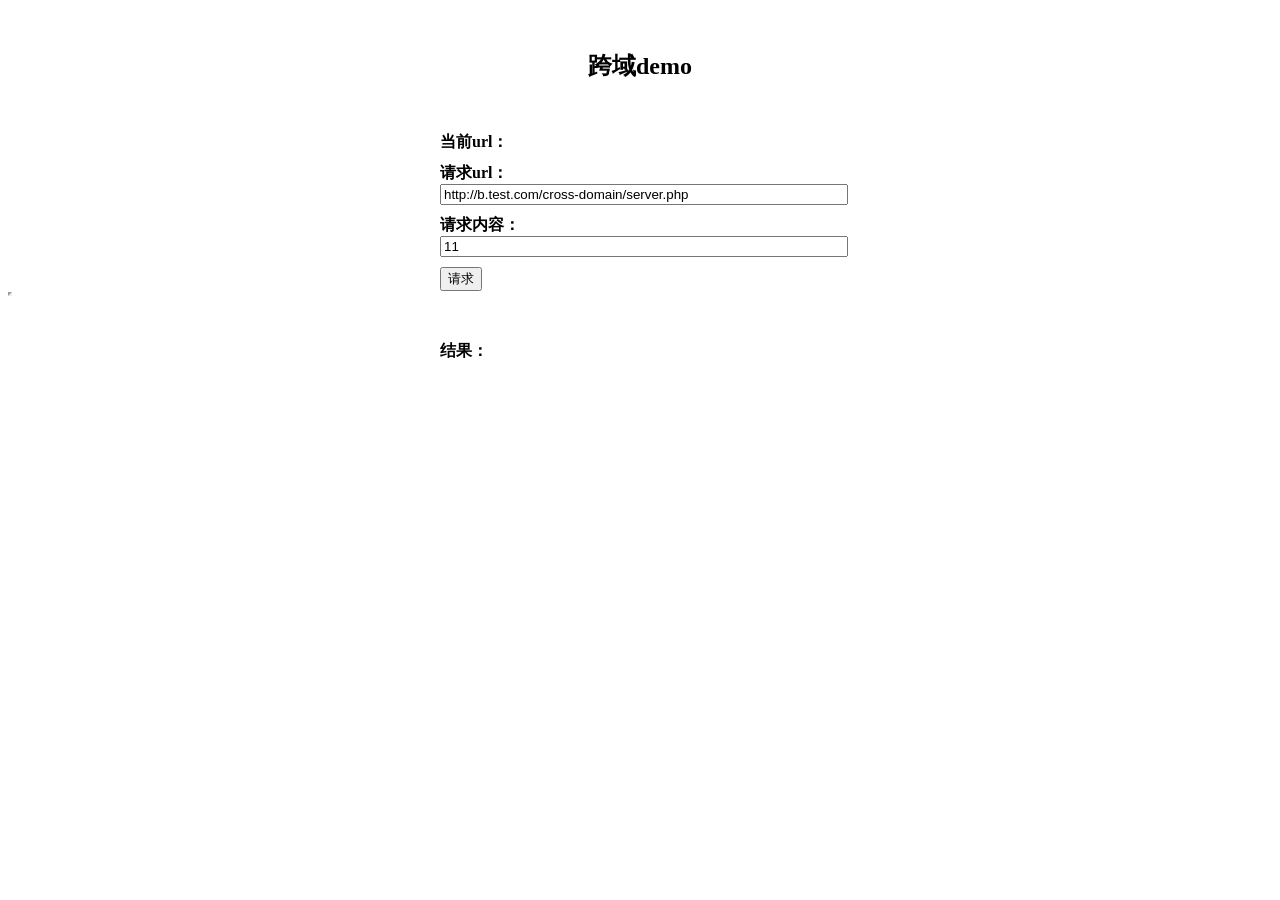
<file: cross-domain/document.domain.html>
<!DOCTYPE html>
<html lang="en">
<head>
    <meta charset="UTF-8">
    <meta name="viewport" content="width=device-width, initial-scale=1.0">
    <meta http-equiv="X-UA-Compatible" content="ie=edge">
    <title>跨域demo</title>
    <script src="http://apps.bdimg.com/libs/jquery/1.9.1/jquery.min.js"></script>
</head>
<body>
    <h2 style="text-align:center;margin:50px auto 0;">跨域demo</h2>

    <div class="list" style="width:400px;height:100px;margin:50px auto;">
        <h4 style="margin:50px 0 0;">当前url：</h4>
        <div id="cururl"> </div>
        <h4 style="margin:10px 0 0;">请求url：</h4>
        <div>
            <input type="text" id="requrl" style="width:100%;" value="http://b.test.com/cross-domain/server.php">
        </div>
        <h4 style="margin:10px 0 0;">请求内容：</h4>
        <div>
            <input type="text" id="content" style="width:100%;" value="11">
        </div>
        <div style="margin:10px 0 0;">
            <input id="submit" type="button" value="请求">
        </div>
        <h4 style="margin:50px 0 0;">结果：</h4>
        <div id="result">
            
        </div>        
    </div>
    <iframe name="iframe" id="iframe"  width="0" height="0" src="http://b.test.com/cross-domain/iframe.html"></iframe>
    <script>
        document.domain = 'test.com';
        var user = 'parent';

        $(function(){
            $('iframe').load(function(){
                var result = window.frames["iframe"].window.result;
                $('#result').html(result);
            })
        })
    </script>
</body>
</html>
</file>
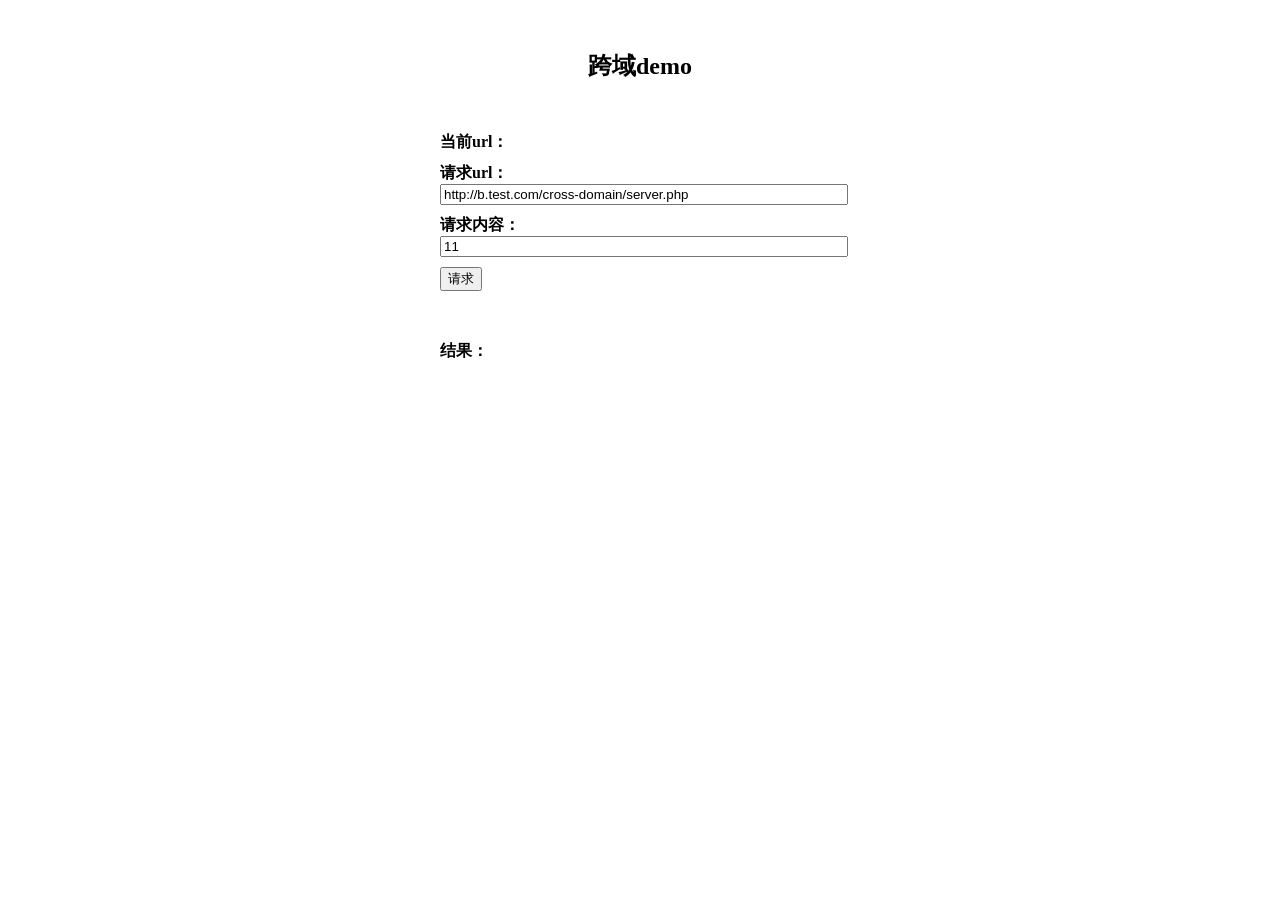
<file: cross-domain/iframe.html>
<!DOCTYPE html>
<html lang="en">
<head>
    <meta charset="UTF-8">
    <meta name="viewport" content="width=device-width, initial-scale=1.0">
    <meta http-equiv="X-UA-Compatible" content="ie=edge">
    <title>跨域demo</title>
    <script src="http://apps.bdimg.com/libs/jquery/1.9.1/jquery.min.js"></script>
</head>
<body>
    <h2 style="text-align:center;margin:50px auto 0;">跨域demo</h2>

    <div class="list" style="width:400px;height:100px;margin:50px auto;">
        <h4 style="margin:50px 0 0;">当前url：</h4>
        <div id="cururl"> </div>
        <h4 style="margin:10px 0 0;">请求url：</h4>
        <div>
            <input type="text" id="requrl" style="width:100%;" value="http://b.test.com/cross-domain/server.php">
        </div>
        <h4 style="margin:10px 0 0;">请求内容：</h4>
        <div>
            <input type="text" id="content" style="width:100%;" value="11">
        </div>
        <div style="margin:10px 0 0;">
            <input id="submit" type="button" value="请求">
        </div>
        <h4 style="margin:50px 0 0;">结果：</h4>
        <div id="result">
          
        </div>
    </div>
    <script>
        document.domain = 'test.com';
        // 获取父窗口中变量
        var result = 'iframe->'+window.parent.user;
    </script>
</body>
</html>
</file>
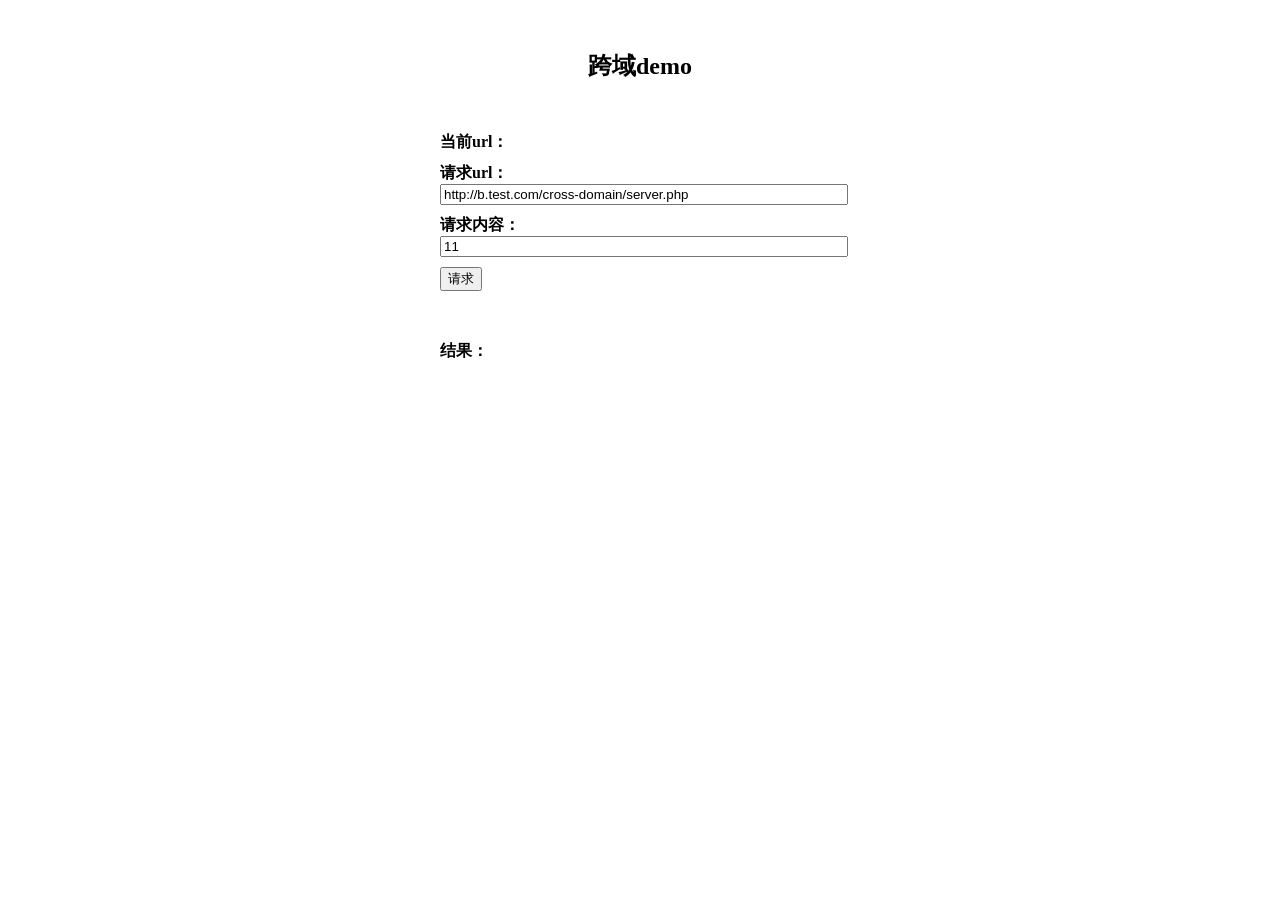
<file: cross-domain/jsonp.html>
<!DOCTYPE html>
<html lang="en">
<head>
    <meta charset="UTF-8">
    <meta name="viewport" content="width=device-width, initial-scale=1.0">
    <meta http-equiv="X-UA-Compatible" content="ie=edge">
    <title>跨域demo</title>
    <script src="http://apps.bdimg.com/libs/jquery/1.9.1/jquery.min.js"></script>
</head>
<body>
    <h2 style="text-align:center;margin:50px auto 0;">跨域demo</h2>
    
    <div class="list" style="width:400px;height:100px;margin:50px auto;">
        <h4 style="margin:50px 0 0;">当前url：</h4>
        <div id="cururl"> </div>
        <h4 style="margin:10px 0 0;">请求url：</h4>
        <div>
            <input type="text" id="requrl" style="width:100%;" value="http://b.test.com/cross-domain/server.php">
        </div>
        <h4 style="margin:10px 0 0;">请求内容：</h4>
        <div>
            <input type="text" id="content" style="width:100%;" value="11">
        </div>
        <div style="margin:10px 0 0;">
            <input id="submit" type="button" value="请求">
        </div>
        <h4 style="margin:50px 0 0;">结果：</h4>
        <div id="result">
            
        </div>
    </div>
   <script type="text/javascript">
        var localHandler = function(data){
            $('#result').html('本地数据，'+data);
        };
    </script>
    <script type="text/javascript" src="http://b.test.com/cross-domain/server.php?callback=localHandler"></script>
    <script>
        $(function(){
            $('#cururl').html(location.href);
            $('#submit').on('click',function(){
                $.ajax({
                    url:$('#requrl').val(),
                    type:'post',//实际是get方式，不支持post
                    dataType:'jsonp',  
                    jsonp:'callback',  
                    data:{content:$('#content').val()},
                    success:function(res){
                        $('#result').html(res);
                    }
                })
            })
        })
    </script>
</body>
</html>
</file>
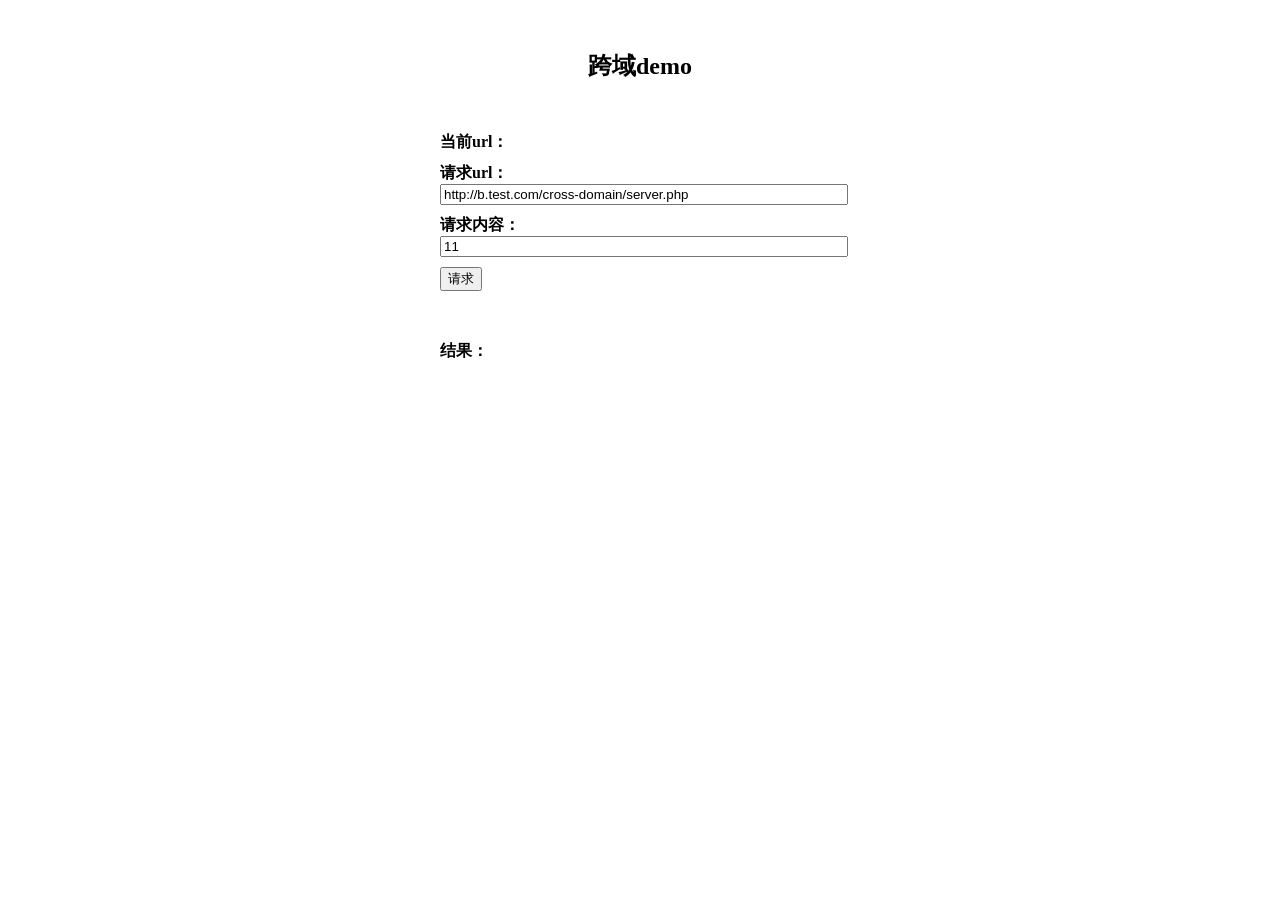
<file: cross-domain/xhr2-cors.html>
<!DOCTYPE html>
<html lang="en">
<head>
    <meta charset="UTF-8">
    <meta name="viewport" content="width=device-width, initial-scale=1.0">
    <meta http-equiv="X-UA-Compatible" content="ie=edge">
    <title>跨域demo</title>
    <script src="http://apps.bdimg.com/libs/jquery/1.9.1/jquery.min.js"></script>
</head>
<body>
    <h2 style="text-align:center;margin:50px auto 0;">跨域demo</h2>

    <div class="list" style="width:400px;height:100px;margin:50px auto;">
        <h4 style="margin:50px 0 0;">当前url：</h4>
        <div id="cururl"> </div>
        <h4 style="margin:10px 0 0;">请求url：</h4>
        <div>
            <input type="text" id="requrl" style="width:100%;" value="http://b.test.com/cross-domain/server.php">
        </div>
        <h4 style="margin:10px 0 0;">请求内容：</h4>
        <div>
            <input type="text" id="content" style="width:100%;" value="11">
        </div>
        <div style="margin:10px 0 0;">
            <input id="submit" type="button" value="请求">
        </div>
        <h4 style="margin:50px 0 0;">结果：</h4>
        <div id="result">
            
        </div>
    </div>
    <script>
        $(function(){
            $('#cururl').html(location.href);
            $('#submit').on('click',function(){
                $.ajax({
                    url:$('#requrl').val(),
                    type:'post',
                    data:{content:$('#content').val()},
                    success:function(res){
                        $('#result').html(res);
                    }
                })
            })
        })
    </script>
</body>
</html>
</file>
<file: audioplayerJs/css/audioplay.css>
@-webkit-keyframes loading { 
    0% {transform: rotate3d(0, 0, 1, 0deg); }
    100% {transform: rotate3d(0, 0, 1, 360deg);}
}
@keyframes loading {
     0% {transform: rotate3d(0, 0, 1, 0deg); }
    100% {transform: rotate3d(0, 0, 1, 360deg);}
}

.audioplay-box{
    width:200px;
    position: relative;   
    border-radius: 8px;
    padding: 10px 10px;
    box-sizing: border-box;
    -moz-box-sizing: border-box;
    -webkit-box-sizing: border-box;
    display: -webkit-box;
    display: -webkit-flex;
    display: flex;
    -webkit-box-align: center;
    -webkit-align-items: center;
    align-items: center;   
    background-color: #fff;
}
.audioplay-box.active:after {    
    position: absolute;
    content: '';
    right: -10px;
    top: -10px;
    width: 10px;
    height: 10px;
    background-color: #ff3333;
    border: 1px solid #ff3333;
    border-radius: 10px;
}
.audioplay-play{
    display: inline-block;
    width: 20px;
    height: 20px;
    line-height: 20px;
    color: #00d3c2;
    background: url('../images/audio-off.svg') no-repeat center;
    background-size: contain;    
}
.audioplay-play.active{    
    background-image: url('../images/audio-on.svg');
}
.audioplay-play.loading{    
    background-image: url('../images/loading.svg');
    animation: loading 1s steps(11, end) infinite;
}
.audioplay-bar{ 
    width:150px;
    position: relative; 
    margin:0 10px;   
    height:2px;     
    display: inline-block;
    background-color: #f5f5f5;
}
.audioplay-progress{   
    height:2px;
    width: 0;    
    background-color: #00d3c2;
}
.audioplay-playhead{
    position: absolute;
    top: -4px;
    left: 0;
    width: 10px;
    height: 10px;
    line-height: 10px;
    text-align: center;
    background: url('../images/progress-icon.svg') no-repeat center;
    background-size: contain; 
}

.audioplay-time-duration{
    display: inline-block;
    color: #9b9b9b;
    font-size: small;
}
</file>
<file: homePage/css/style.css>
/*
Project Name : Brick press
Author Company : Authlab.io
Project Date : 23 November, 2016
Project Developer : nurealamsabbir@gmail.com
*/

/* Table of Content
==================================================
1.Global styles
	a) Base Style
   	b) Wrapper
   	c) Generic Classes 
   	d) Typography
   	d) Bootstrap Class Override
2. Front Page Section
3. Namecard Design Section
4. Menu-Container Design Section
5. Title-Container Design Section
5. Description Design Section
5. Home styles
5. Resume styles
5. Contact Page styles	
5. Styles for Portfolio Page
5. Styles for Portfolio Page
5. Mobile Sociail Nav styles
5. Responsive Fix

/*-------------------------------------------------------*/
	/* Global styles	 */
/*-------------------------------------------------------*/


/*----------------------------------------------*/
	/* Base Style */
/*----------------------------------------------*/
body {
	font-family: 'Open Sans', sans-serif;
    background: url(../images/main-bg.jpg) center bottom;
    background-size: cover;
    background-color: #E8E8E8;
    margin: 0px;
    padding: 0px;
    font-size: 14px;
    color: #111;
    width: 100%;
    height: 100%;
    overflow: hidden;
    min-height: 100vh;
    background-repeat: no-repeat;
}
.h1, .h2, .h3, h1, h2, h3 {
	font-family:'Oswald', sans-serif;
	font-weight: 400;
}

/*----------------------------------------------*/
	/* Wrapper */
/*----------------------------------------------*/
.container {
	width: 100%;
	max-width: 860px;
	position: relative;
	padding-bottom: 15px;
}

#content {		
	position: relative;
	min-height: 620px;
}

.copyright-text {
	float: right;
	margin-right: 15px;
	margin-top: 0px;
}
/*-------------------------------------------------------*/
	/* Generic Classes */
/*-------------------------------------------------------*/
.abs-child {
	position: relative;
}

.hidden {
	display: none;
}
.clear {
	clear:both;
}

.large-paragraph {
  font-size: 14px;
  line-height: 1.7em;
  letter-spacing: 0.02em;
}
.large-paragraph, .focus-text {
	color: #666666;
}
.no-padding {
	list-style: none;
	padding-left: 0px;
}

.shadow-img {
	position: absolute;
	top: 0px;
	left: 0px;
	right: 0px;
	bottom: 0px;
	background: #111111;
	background-size: 100% 100%;
	z-index: 0;
}
.right-align {
	text-align: right;
}
.center-align{
	text-align: center;
}
.frontclick {
    position: absolute;
    max-width: 37px;
    bottom: 16px;
    left: 50%;
    transform: translateX(-50%);
    bottom: 15px;
    opacity: 0;
    transition: all .3s;
}
.frontclick.active {
	opacity: 1;
}
.pulse {
  background: rgba(0, 0, 0, 0);
  border-radius: 50%;
  height: 14px;
  width: 14px;
  position: absolute;
  margin: 11px 0px 0px -12px;
  -webkit-transform: rotateX(55deg);
  -moz-transform: rotateX(55deg);
  -o-transform: rotateX(55deg);
  -ms-transform: rotateX(55deg);
  transform: rotateX(55deg);
  z-index: -2;
  top: 0px;
  left: 4px;
}
.pulse:after {
  content: "";
  border-radius: 50%;
  height: 40px;
  width: 40px;
  position: absolute;
  margin: -13px 0 0 -13px;
  -webkit-animation: pulsate 1s ease-out;
  -moz-animation: pulsate 1s ease-out;
  -o-animation: pulsate 1s ease-out;
  -ms-animation: pulsate 1s ease-out;
  animation: pulsate 1s ease-out;
  -webkit-animation-iteration-count: infinite;
  -moz-animation-iteration-count: infinite;
  -o-animation-iteration-count: infinite;
  -ms-animation-iteration-count: infinite;
  animation-iteration-count: infinite;
  opacity: 0;
  -ms-filter: "progid:DXImageTransform.Microsoft.Alpha(Opacity=0)";
  filter: alpha(opacity=0);
  -webkit-box-shadow: 0 0 1px 2px #bdbdbd;
  box-shadow: 0 0 1px 2px #bdbdbd;
  -webkit-animation-delay: 1.1s;
  -moz-animation-delay: 1.1s;
  -o-animation-delay: 1.1s;
  -ms-animation-delay: 1.1s;
  animation-delay: 1.1s;
}
@-moz-keyframes pulsate {
  0% {
    -webkit-transform: scale(0.1, 0.1);
    -moz-transform: scale(0.1, 0.1);
    -o-transform: scale(0.1, 0.1);
    -ms-transform: scale(0.1, 0.1);
    transform: scale(0.1, 0.1);
    opacity: 0;
    -ms-filter: "progid:DXImageTransform.Microsoft.Alpha(Opacity=0)";
    filter: alpha(opacity=0);
  }
  50% {
    opacity: 1;
    -ms-filter: none;
    filter: none;
  }
  100% {
    -webkit-transform: scale(1.2, 1.2);
    -moz-transform: scale(1.2, 1.2);
    -o-transform: scale(1.2, 1.2);
    -ms-transform: scale(1.2, 1.2);
    transform: scale(1.2, 1.2);
    opacity: 0;
    -ms-filter: "progid:DXImageTransform.Microsoft.Alpha(Opacity=0)";
    filter: alpha(opacity=0);
  }
}
@-webkit-keyframes pulsate {
  0% {
    -webkit-transform: scale(0.1, 0.1);
    -moz-transform: scale(0.1, 0.1);
    -o-transform: scale(0.1, 0.1);
    -ms-transform: scale(0.1, 0.1);
    transform: scale(0.1, 0.1);
    opacity: 0;
    -ms-filter: "progid:DXImageTransform.Microsoft.Alpha(Opacity=0)";
    filter: alpha(opacity=0);
  }
  50% {
    opacity: 1;
    -ms-filter: none;
    filter: none;
  }
  100% {
    -webkit-transform: scale(1.2, 1.2);
    -moz-transform: scale(1.2, 1.2);
    -o-transform: scale(1.2, 1.2);
    -ms-transform: scale(1.2, 1.2);
    transform: scale(1.2, 1.2);
    opacity: 0;
    -ms-filter: "progid:DXImageTransform.Microsoft.Alpha(Opacity=0)";
    filter: alpha(opacity=0);
  }
}
@-o-keyframes pulsate {
  0% {
    -webkit-transform: scale(0.1, 0.1);
    -moz-transform: scale(0.1, 0.1);
    -o-transform: scale(0.1, 0.1);
    -ms-transform: scale(0.1, 0.1);
    transform: scale(0.1, 0.1);
    opacity: 0;
    -ms-filter: "progid:DXImageTransform.Microsoft.Alpha(Opacity=0)";
    filter: alpha(opacity=0);
  }
  50% {
    opacity: 1;
    -ms-filter: none;
    filter: none;
  }
  100% {
    -webkit-transform: scale(1.2, 1.2);
    -moz-transform: scale(1.2, 1.2);
    -o-transform: scale(1.2, 1.2);
    -ms-transform: scale(1.2, 1.2);
    transform: scale(1.2, 1.2);
    opacity: 0;
    -ms-filter: "progid:DXImageTransform.Microsoft.Alpha(Opacity=0)";
    filter: alpha(opacity=0);
  }
}
@keyframes pulsate {
  0% {
    -webkit-transform: scale(0.1, 0.1);
    -moz-transform: scale(0.1, 0.1);
    -o-transform: scale(0.1, 0.1);
    -ms-transform: scale(0.1, 0.1);
    transform: scale(0.1, 0.1);
    opacity: 0;
    -ms-filter: "progid:DXImageTransform.Microsoft.Alpha(Opacity=0)";
    filter: alpha(opacity=0);
  }
  50% {
    opacity: 1;
    -ms-filter: none;
    filter: none;
  }
  100% {
    -webkit-transform: scale(1.2, 1.2);
    -moz-transform: scale(1.2, 1.2);
    -o-transform: scale(1.2, 1.2);
    -ms-transform: scale(1.2, 1.2);
    transform: scale(1.2, 1.2);
    opacity: 0;
    -ms-filter: "progid:DXImageTransform.Microsoft.Alpha(Opacity=0)";
    filter: alpha(opacity=0);
  }
}
/*-------------------------------------------------------*/
	/* Typography */
/*-------------------------------------------------------*/
h1 {
	font-size: 45px; 
}
h2 {
	font-size: 30px; 
}
h3 {
	font-size: 24px; 
}
h4 {
	font-size: 15px; 
}
h5 {
	font-size: 13px; 
}
h6 {
	font-size: 12px; 
}
h3.title {
	font-size: 21px;
}


h1{color: #f4d03f; display: inline-block; text-transform: uppercase; position: relative;}
h2{color: #f4d03f; position: relative;}
h3{position: relative; margin-bottom: 20px;}
.invert{color: #fff;}

strong {
	font-weight: bold;
	color: #333;
}

span.year{color: #F9BF3B; float: right;}
/*.......................................................*/

/*---------Bootstrap Class Override-----------*/
.form-group{margin-bottom: 10px;}
.form-control{border-radius: 0px; padding: 2px 6px;}
.btn{padding: 2px 25px; border-radius: 0px; }

.btn-success{
	background: #f4d03f; 
	border-color: #f4d03f; 
	width: 100%; 
	color: #000000; 
	font-family: 'Oswald', sans-serif;
	font-size: 18px;
}
.btn-success.active, 
.btn-success.focus, 
.btn-success:active, 
.btn-success:focus, 
.btn-success:hover, 
.open>.dropdown-toggle.btn-success {
    opacity: .9;
    background: #f4d03f; 
    border-color: #f4d03f; 
}
.form-control:focus{
	border-color: #888888;
	outline: 0;
	box-shadow: none;
	-webkit-box-shadow: none;
}

.modal-content {
	border-radius: 3px;
	border: 8px solid #f4d03f;
	box-shadow: 0 0px 7px rgb(0, 0, 0);
}
.modal-body {
	padding: 20px;
}
.modal-header {
	background-color: #111111; 
	border-bottom: none; 
	padding: 13px 20px 22px;
}
.modal-footer {
	padding: 20px;
	border-top: 0;
	padding-top: 0;
}
.modal-title {
	display: inline-block;
	font-family: 'Oswald', sans-serif;
	font-size: 24px;
	margin-bottom: -10px;
	color: #fff;
}

.close{
	color: #fff;
	text-shadow: none;
}
.modal-header  .close {
    background: rgba(255, 0, 0, 0.83);
    opacity: 1;
    width: 30px;
    height: 30px;
    border-radius: 100%;
    margin-top: 3px;
}
/*--------------------------------------------------------*/

.transparent{
	opacity: 0; 	/* Modern!Firefox 0.9+, Safari 2?, Chrome any?Opera 9+, IE 9+ */
	-khtml-opacity: 0.0;
	-moz-opacity:0.0; 	/* Older than Firefox 0.9 */
	filter: alpha(opacity=0); /* This works in IE 8 & 9 too, but also 5, 6, 7 */

}

/*-------------------------------------------------------*/
	/* Front Page Section */
/*-------------------------------------------------------*/
.loading-screen{
	position: fixed;
	top: 0px;
	left: 0px;
	width: 100%;
	height: 100%;
	z-index: 9999;
	background: url('../images/Preloader_7.gif') center no-repeat #F5D76E;
}

#frontpage{
	position: relative;
	width: 550px;		
	background-color: #666;
	text-align: right;
	padding: 15px;
	margin: 0px auto;
	cursor: pointer;
}

.front-img{
	width: 100%;
	min-height: 150px;
	background-color: #f4d03f;
	text-align: center;
	position: relative;		
}	

/*-------------------------------------------------------*/
	/* Namecard Design Section */
/*-------------------------------------------------------*/
#namecard {
	position: relative;
	background-color: #666;
	height: 50%;
	min-height: 300px;
	text-align: center;
	padding: 15px;
	margin: 0px;
	margin-bottom: 15px;
}
.namecard,
.namecard h1 {
	font-family: 'Oswald', sans-serif;
}
.profile-img{
	position: relative;
	width: 140px;
	height: 140px;
	border-radius: 70px;
	float: none;
	overflow: hidden;
	background-color: #fff;
	border: 7px solid #f4d03f;
	z-index: 100;
	opacity: 1; 	/* Modern!Firefox 0.9+, Safari 2?, Chrome any?Opera 9+, IE 9+ */
	-khtml-opacity: 1.0;
	-moz-opacity: 1.0; 	/* Older than Firefox 0.9 */
	filter: alpha(opacity=100); /* This works in IE 8 & 9 too, but also 5, 6, 7 */
	
   transition: opacity 1s ease-in-out;
   -moz-transition: opacity 1s ease-in-out;
   -webkit-transition: opacity 1s ease-in-out;
}



/*-------------------------------------------------------*/
	/* Menu-Container Design Section */
/*-------------------------------------------------------*/
#menu-container{
	position: relative;
	display: block;
	clear: both;
	background-color: #f4d03f;
	height: 50%;
	min-height: 305px;
	text-align: right;
	padding: 15px 0px;
	margin: 0px;
}


ul.nav-menu li {
	position: relative;
	padding: 12px 15px;		
	width: 100%;
	color: #111111;
	border-bottom: 1px solid #e1c03a;
	font-size: 16px;
	margin: 0px;
	font-family: 'Oswald', sans-serif;
	cursor: pointer;
	overflow: hidden;
}

.hover-background{
	position: absolute;
	background-color: #111111;
	z-index: -1;
	width: 300%;
	height: 300%;
	top: 200%;
	left: -100%;
	 -ms-transform: rotate(15deg); /* IE 9 */
    -webkit-transform: rotate(15deg); /* Safari */
   	-moz-transform: rotate(15deg); /* Safari */
    transform: rotate(15deg);
    -webkit-transition: top 0.5s, left 0.5s; /* Safari */
    -moz-transition: top 0.5s, left 0.5s; /* Safari */
    -o-transition: top 0.5s, left 0.5s; /* Safari */
    transition-timing-function: ease-out;
	transition: top 0.5s, left 0.5s;
}

ul.nav-menu li:hover{		
	border-bottom-color: #111111;
	color: #f4d03f;
}

ul.nav-menu li:hover .hover-background,ul.nav-menu li.selected .hover-background {
	top: 0%;
	left: -15%;
}

ul.nav-menu li.selected{
	background-color: #111111;
	border-bottom-color: #111111;
	border-right: none;
	color: #f4d03f;
}

ul.nav-menu li span {
	padding-right: 25px;
	border-right: 2px solid #e1c03a;
	margin-right: 15px;
	text-transform: uppercase;
}

ul.nav-menu li:hover span, 
ul.nav-menu li.selected span {
	border-right: 2px solid #f4d03f;
}

.social-menu-container {
	position: absolute;
	bottom: 0px;
	right: 0px;
	left: 0;
	text-align: center;
}

.social-menu-container .title {
	margin-bottom: 5px;
	padding-right: 15px;
	color: #111111;
}

.social-menu {		
	display: inline-block;
	float: none;
	font-size: 18px;
	margin-right: 5px;
}

.social-menu a{
	color: #111111;
}
.social-menu a:hover{
	color: #f4d03f;
}
.social-menu li{
	float: left;
	width: 40px;
	height: 40px;		
	text-align: center;
	border-radius:  20px;
	cursor:pointer;
	transition: all 0.1s ease-in;
	-webkit-transition: all 0.1s ease-in;
}

.social-menu li:hover{
	background-color: #111111;
	color: #f4d03f;
}

.social-menu li:hover a{
	color: #f4d03f;
}

.social-menu li i{
	margin-top: 33%;
}

/*-------------------------------------------------------*/
	/* Title-Container Design Section */
/*-------------------------------------------------------*/
.page-segment{padding-left: 0px;}

.title-container{
	position: relative;
	height: 130px;
	background-color: #666;
	margin-bottom: 15px;
	padding: 15px;
	padding-left: 25px;
	z-index: 100;
}

.title-container h2{
	bottom: 15px;
	position: absolute;
}
.sm-title {
	font-weight: 600;
}
h1.maintitle {
    margin-bottom: 3px;
}
.sub-maintitle {
	margin-top: 0;
}
/*-------------------------------------------------------*/
	/* Description Design Section */
/*-------------------------------------------------------*/
.description {
	height: 475px;
	position: relative;
	background-color: #fff;
	padding: 15px 30px;
	overflow: hidden;		
}

.description p {
	margin: 15px 0px;
	padding-right: 75px;
}

.strong-text {
	font-family: 'Oswald', sans-serif;
	display: inline-block;
	font-size: 22.5px;
	margin: 10px 0px;
}
.strong-text span {
	background: #f4d03f;
	padding: 2px 5px;
	padding-bottom: 2px;
	color: #111;
	margin-left: 5px;
}


.fade-text{
	opacity: 1; 	/* Modern!Firefox 0.9+, Safari 2?, Chrome any?Opera 9+, IE 9+ */
	-khtml-opacity: 1.0;
	-moz-opacity: 1.0; 	/* Older than Firefox 0.9 */
	filter: alpha(opacity=100); /* This works in IE 8 & 9 too, but also 5, 6, 7 */
   transition: opacity 0.75s ease-in;
   -moz-transition: opacity 0.75s ease-in;
   -webkit-transition: opacity 0.75s ease-in;

}

.rotate-out{
	-webkit-transform: rotateX(0deg); /* Safari */
	transform: rotateX(0deg);

	  transition: all  0.5s ease-in;
   -moz-transition: all 0.5s ease-in;
   -webkit-transition: all 0.5s ease-in;
}

.rotated{
	-webkit-transform: rotateX(-90deg); /* Safari */
	transform: rotateX(-90deg);
}


.focus-text span {
	font-size: 16px;
	font-weight: 600;
}

.page-container .selected{display: block;}	

/*-------------------------------------------------------*/
	/* Home styles	 */
/*-------------------------------------------------------*/

.watermark-home{
	width: 321px;
	height: 343px;
	position: absolute;
	bottom: 0px;
	right: 15px;
	background: url(../images/profile.png) no-repeat;
	background-size: contain;
	background-position: right;
}
.personal-info-title {
	font-size: 22.5px;
	margin-top: 65px;
}
.personal-info {
	list-style: none;
	padding: 0;
}
ul.personal-info li {
	margin-bottom: 9px;
	padding-left: 75px;
	position: relative;
	font-size: 12.5px;
}
.personal-info span {
	background: #111111;
	padding: 4px 10px 5px;
	color: #fff;
	display: inline-block;
	margin-left: 9px;
	text-transform: capitalize;
}

.personal-info label {
	position: absolute;
	left: 0;
	width: 75px;
	top: 0;
	bottom: 0;
	min-width: 75px;
	font-size: 12.5px;
	font-weight: 600;
	background: #f4d03f;
	margin-right: 10px;
	padding: 4px 10px 5px;
	margin: 0;
}

/*-------------------------------------------------------*/
	/* Resume styles	 */
/*-------------------------------------------------------*/

.tabs{
	position: relative;
}

.tabs .horizontal{
	margin: 30px -30px;
	margin-top: 0px;
	padding: 10px 0px; 
	display: block;
	min-height: 50px;
	position: relative;
	top: -30px;
}

.tabs .horizontal li a {
	width: 33.3%;
	border-right: 3px solid #ffffff;
	margin: 0px;
	padding: 24px 0px 19px;
	float: left;
	text-align: center;
	background-color: #111111;
	color: #f4d03f;
	transition: background-color 0.3s ease-in;
	-webkit-transition: background-color 0.3s ease-in;
	font-size: 16px;
	font-family: Oswald;
}

.tabs .horizontal li:last-child a {
	border-right: none;
}
.icon-bg {
	background-image: url(../images/resume/skills.png);
	background-position: left;
	-webkit-background-size: contain;
	background-size: contain;
	background-repeat: no-repeat;
}
.icon-skills {
	background-image: url(../images/resume/icon_01.png);
}
.icon-education {
	background-image: url(../images/resume/icon_02.png);
}
.icon-employment {
	background-image: url(../images/resume/icon_03.png);
}
.tabs .horizontal li a:hover, .tabs .horizontal li.active a{
	background-color: #f4d03f;
	text-decoration: none;
	color: #111111;
}

.tab-cont{
	position: relative;
	height: 300px;
	overflow-y: scroll;		
}

.tab-cont .row{
	margin-left: 0px;
	margin-right: 0px;
}

.employment-class, .education-class{
	list-style: none;
	padding-left: 0px;		
}

.employment-class li{
	position: relative;
	margin-bottom: 15px;
	background-color: #111111;
	padding: 15px;
	color: #F7EFE2;
}

.employment-class li h4{
	color: #F7EFE2;
	font-size: 13px;
	font-weight: 400;
	margin-top: 5px;
	margin-bottom: 5px;
}

.employment-class li h5{
	color: #f4d03f;
	margin-top: 5px;
	font-weight: bold;
}

.employment-class li p{
	margin: 0 0 10px;
	font-size: 12px;
}

.employment-class li:last-child:after{
	display: none;
}

.education-class li > .title {
	background-color: #111111;
	padding: 10px;
	font-size: 15px;
	font-weight: 600;
	color: #f4d03f;
	cursor: pointer;
}
.education-class > li.current > .title {
	background-color: #f4d03f;
	color: #111111;
}
.education-class h4 i{
	font-size: 16px;		
}

.education-class h4 i.fa-sort-desc{
	position: relative;
	top: -5px;
}

.education-class .list-content {
	color: #666;
	padding: 0px 15px;
	height: 0px;
	 -webkit-transition: height 0.5s; /* Safari */
	 -moz-transition: height 0.5s; /* Mozila */
	 -o-transition: height 0.5s; /* Opera */
		 transition: height 0.5s;
	overflow: hidden;
}
.list-content > .title {
	font-weight: 700;
}
.list-year {
	font-style: italic;
	margin-left: 5px;
}
.education-class .current .list-content{
	height: 110px;
}
.education-class .current i {
	color: #111111;
}
/*skills*/
.skills-list li {
	margin-bottom: 10px;
}

.bar {
	background: #fff6da;
	padding-left: 0px;
	height: 25px;
	overflow: hidden;
	width: 100%;
	max-width: 350px;
	position: relative;
}

.percentage{
	width: 50%;
	height: 100%;		
} 
.circle-skill-container {
	max-width: 395px;
	padding: 5px;
	padding-left: 0;
}
.circle-skill-container h5 {
	margin-top: 10px;
	font-weight: 600;
	text-transform: uppercase;
}
.circle-bar{
  position: relative;
  margin: 5px auto;
}

.circle-bar > svg {
  height: 100%;
  display: block;
}

.circle-bar .progressbar-text{
  font-size: 12.5px;
  position: absolute;
  top: 50%;
  left: 50%;
  padding: 0px;
  margin: 0px;
  -webkit-transform: translate(-50%, -50%);
  transform: translate(-50%, -50%);
  color: #111111;
}

/*-------------------------------------------------------*/
	/* Contact Page styles	 */
/*-------------------------------------------------------*/

.mail-container{
	background-color: #111111;    	
	padding: 5px 30px;
	display: block;
	position: relative;
	top: -150px;
	max-width: 250px;
}
.mail-container >.title {
	text-transform: uppercase;
	margin-left: -15px;
	margin-right: -15px;
}
.map-container{
	position: relative;
	height: 305px;
	overflow: hidden;
	margin-left: -14px;
	margin-right: -14px;
}

span.address-icon{
	width: 23px;
	font-size: 13px;
	float: left;
	position: relative;
}
.cnmail {
	position: absolute;
	top: -48px;
	background: #f4d03f;
	left: 0;
	width: 100%;
}
.cnmail .msg {
	padding: 5px;
	display: none;
}

.mail-sucsess {
	text-transform: uppercase;
	color: #006b0a;
}
.mail-sucsess h3 {
	color: #006b0a;
}



/*-------------------------------------------------------*/
    /* Styles for Portfolio Page   */
/*-------------------------------------------------------*/

/* generic css */
.sec-porfolio.description {
    padding: 70px 34px 15px 40px;
}
.button-group.filters-button-group {
    position: absolute;
    top: 0;
    width: 100%;
    z-index: 1;
}

.button-group { 
    list-style: none;
    padding-left:0px; 
    width: 100%;
    margin: 0px;
    display: table;
}

.button-group .button {
    text-align: center;
    float: left;
    width: 25%;
    background: #111111;
    border-right: 2px solid #fff;
    color: #f4d03f;
    padding: 12px 0px;
    cursor: pointer;
    transition: background-color 0.5s ease-in;
    -webkit-transition: background-color 0.5s ease-in;
}
.filters-button-group li {
    font-size: 16px;
}
.button-group .button.is-checked{
    color: #111;
    background-color: #f4d03f;
}

.demo-2 .button-group .button.is-checked{
    color: #2C3E50;
    background-color: #f4d03f;
}

.demo-2 .button-group .button{
     background: #2C3E50;
}

.button-group .button:hover{
    background-color: #F4d03f;
    color: #fff;

}

.folio-container{
   height: 380px;
    overflow-y: scroll;
    padding-bottom: 40px; 
}

.folio-item{
    position: relative;
    list-style: none;
    padding-left: 0px;    
}

.view {
    margin: 1px;
    float: left;
    overflow: hidden;    
    position: relative;
    text-align: center;
    width: 32.5%;
    height: 150px;
    cursor: default;
    background: #242424 no-repeat center center;
}

.view .mask, .view .content {
    width: 100%;
    height: 100%;
    position: absolute;
    overflow: hidden;
    top: 0;
    left: 0
}
.view img {
    display: block;
    position: relative;
    width: auto;
    max-width: 100%;
    height: 100%;
}

.view h2 {
    text-transform: uppercase;
    border-bottom: 1px solid rgba(255, 255, 255, 0.3); 
    color: #fff;
    text-align: center;
    position: relative;
    font-size: 17px;
    padding: 10px;
    margin: 20px 40px 0px 40px;
}

.view a.info {
    display: inline-block;
    text-decoration: none;
    padding: 7px 14px;
    background: #000;
    color: #fff;
    text-transform: uppercase;
    box-shadow: 0 0 1px #000;
    margin-top: 10px;
}
.view a.info:hover {
    box-shadow: 0 0 5px #000;
    background-color: #F4d03f;
    color: #212129;    
}

/*1*/

.view-first img { /*1*/
    transition: all 0.2s linear;    
}

.view-first .mask {
    opacity: 0;
    background-color: rgba(12, 19, 27, 0.6);
    transition: all 0.4s ease-in-out;
    
}
.view-first h2 {
    transform: translateY(-100px);
    opacity: 0;
    transition: all 0.2s ease-in-out;
}
.view-first a.info{
    opacity: 0;
    transition: all 0.2s ease-in-out;
}

/* */

.view-first:hover img { 
    transform: scale(1.1);
} 
.view-first:hover .mask { 
    opacity: 1;
}
.view-first:hover h2,
.view-first:hover p,
.view-first:hover a.info {
    opacity: 1;
    transform: translateY(0px);
}

.view-first:hover a.info {
    transition-delay: 0.2s;
}

/*2*/

.view-second img {  
    transition: all 0.2s ease-in;
    -webkit-transition: all 0.2s ease-in;
}
.view-second .mask { 
    background-color: rgba(12, 19, 27, 0.6); 
    width: 100%;
    padding: 260px;
    height: 100%;
    opacity: 0;
    transform: translate(265px, 145px) rotate(45deg);
    -webkit-transform: translate(265px, 145px) rotate(45deg);
    transition: all 0.2s ease-in-out;
    -webkit-transition: all 0.2s ease-in-out;
}
.view-second h2 {
    background: transparent;    
   -webkit-transform: translate(200px, -200px);
    transform: translate(200px, -200px);
    -webkit-transition: all 0.2s ease-in-out;
    transition: all 0.2s ease-in-out;
}

.view-second a.info { 
    transform: translate(0px, 160px);
    -webkit-transform: translate(0px, 160px);
    transition: all 0.2s 0.1s ease-in-out;
    -webkit-transition: all 0.2s 0.1s ease-in-out;
} 



.view-second:hover .mask { 
    opacity:1; 
    transform: translate(-80px, -125px) rotate(45deg);
    -webkit-transform: translate(-80px, -125px) rotate(45deg);
}                             
.view-second:hover h2 { 
    transform: translate(0px,0px);
    -webkit-transform: translate(0px,0px);
    transition-delay: 0.3s; 
    -webkit-transition-delay: 0.3s; 
}

.view-second:hover a.info { 
    transform: translate(0px,0px); 
    -webkit-transform: translate(0px,0px); 
    transition-delay: 0.5s;
    -webkit-transition-delay: 0.5s;
}

.view-tenth img { 
    transform: scaleY(1);
    transition: all .7s ease-in-out;
}
.view-tenth .mask { 
    background-color: rgba(12, 19, 27, 0.6);
    transition: all 0.5s linear;
    opacity: 0;
}   
.view-tenth h2{
    background: transparent;
    margin: 20px 40px 0px 40px;
    transform: scale(0);
    color: #fff;
    transition: all 0.5s linear;
    opacity: 0;
}

.view-tenth a.info { 
    opacity: 0;
    transform: scale(0);
    transition: all 0.5s linear;
}


.view-tenth:hover img { 
  -webkit-transform: scale(10);  
  transform: scale(10);
    opacity: 0;
}

.view-tenth:hover .mask { 
    opacity: 1;
}                                                                            
.view-tenth:hover h2,
.view-tenth:hover p,
.view-tenth:hover a.info{ 
    transform: scale(1);
    opacity: 1;
}
/* portfolio modal style*/
.mf-content {
    text-align: left;

}

@media (max-width: 767px) {
    .view {
        width: 49%;
        height: 210px;
    }
    .category-nav li{
        width: 50%;
    }

    .folio-container{
        height: auto;
        overflow: hidden;
    }
}

@media (max-width: 460px) {
    .view {
        width: 47%;
        height: 160px;
    }
}



/*-------------------------------------------------------*/
	/* Mobile Sociail Nav styles	 */
/*-------------------------------------------------------*/

.mobile-nav-container{
	background-color: #666;
	margin: 15px 0px;
	display: none; 
}


.mobile-social{
	float: right;
	width: auto;
	color: #f4d03f;
	font-size: 15px; 
	margin-bottom: 0px;		
}

.mobile-social li{
	float: left;
	margin: 10px;
}

.mobile-social a{
color: #F7EFE2;
}

.mobile-social a:hover{
	color: #f4d03f;
}

/*-------------------------------------------------------*/
	/* Responsive Fix for under 767px*/
/*-------------------------------------------------------*/
@media(max-width: 767px) {
	body {
		height: auto;
		min-height: 1000px;
		overflow-y: scroll;
	}
	#frontpage {
		width: auto;
		text-align: center;
		margin: 0px 15px;
	}
	#namecard {
		text-align: center;
	}
	.profile-img {
		float: none;
		margin-left: auto;
		margin-right: auto;
	}
	.page-segment {
		padding-left: 15px;
		margin-top: 15px;
	}
	#menu-container {
		min-height: 60px;
		padding: 0px;
	}
	ul.nav-menu li span {
		display: none;
	}
	ul.nav-menu li {
		width: 25%;
		margin: 0px;
		padding: 15px;
		font-size: 19px;
		float: left;
		text-align: center;
		border-right: 1px solid #e1c03a;
		border-bottom: none;
	}
	ul.nav-menu li.selected {
		border-bottom: 3px solid #111111;
		border-right: none;
	}
	.hover-background {
		top: 200%;
		left: -50%;
	}
	ul.nav-menu li:hover .hover-background {
		left: -25%;
	}
	.social-menu-container {
		display: none;
	}
	.description {
		height: auto;
	}
	.tab-cont {
		height: auto;
		overflow: hidden;
	}
	.circle-bar {
		margin-bottom: 25px;
		max-height: 110px;
	}
	.education-class .current .list-content {
		height: 130px;
	}
	.mail-container {
		max-width: 120%;
		top: 15px;
		margin: 0px -15px;
	}
	.map-container {
		margin: 0px;
	}
	.mobile-nav-container {
		display: block;
	}
	.mobile-social {
		float: none;
	}
}
</file>
<file: homePage/css/simpletextrotator.css>
.rotating {
  display: inline-block;
  -webkit-transform-style: preserve-3d;
  -moz-transform-style: preserve-3d;
  -ms-transform-style: preserve-3d;
  -o-transform-style: preserve-3d;
  transform-style: preserve-3d;
  -webkit-transform: rotateX(0) rotateY(0) rotateZ(0);
  -moz-transform: rotateX(0) rotateY(0) rotateZ(0);
  -ms-transform: rotateX(0) rotateY(0) rotateZ(0);
  -o-transform: rotateX(0) rotateY(0) rotateZ(0);
  transform: rotateX(0) rotateY(0) rotateZ(0);
  -webkit-transition: 0.5s;
  -moz-transition: 0.5s;
  -ms-transition: 0.5s;
  -o-transition: 0.5s;
  transition: 0.5s;
  -webkit-transform-origin-x: 50%;
}

.rotating.flip {
  position: relative;
}

.rotating .front, .rotating .back {
  left: 0;
  top: 0;
  -webkit-backface-visibility: hidden;
  -moz-backface-visibility: hidden;
  -ms-backface-visibility: hidden;
  -o-backface-visibility: hidden;
  backface-visibility: hidden;
}

.rotating .front {
  position: absolute;
  display: inline-block;
  -webkit-transform: translate3d(0,0,1px);
  -moz-transform: translate3d(0,0,1px);
  -ms-transform: translate3d(0,0,1px);
  -o-transform: translate3d(0,0,1px);
  transform: translate3d(0,0,1px);
}

.rotating.flip .front {
  z-index: 1;
}

.rotating .back {
  display: block;
  opacity: 0;
}

.rotating.spin {
  -webkit-transform: rotate(360deg) scale(0);
  -moz-transform: rotate(360deg) scale(0);
  -ms-transform: rotate(360deg) scale(0);
  -o-transform: rotate(360deg) scale(0);
  transform: rotate(360deg) scale(0);
}



.rotating.flip .back {
  z-index: 2;
  display: block;
  opacity: 1;
  
  -webkit-transform: rotateY(180deg) translate3d(0,0,0);
  -moz-transform: rotateY(180deg) translate3d(0,0,0);
  -ms-transform: rotateY(180deg) translate3d(0,0,0);
  -o-transform: rotateY(180deg) translate3d(0,0,0);
  transform: rotateY(180deg) translate3d(0,0,0);
}

.rotating.flip.up .back {
  -webkit-transform: rotateX(180deg) translate3d(0,0,0);
  -moz-transform: rotateX(180deg) translate3d(0,0,0);
  -ms-transform: rotateX(180deg) translate3d(0,0,0);
  -o-transform: rotateX(180deg) translate3d(0,0,0);
  transform: rotateX(180deg) translate3d(0,0,0);
}

.rotating.flip.cube .front {
  -webkit-transform: translate3d(0,0,100px) scale(0.9,0.9);
  -moz-transform: translate3d(0,0,100px) scale(0.85,0.85);
  -ms-transform: translate3d(0,0,100px) scale(0.85,0.85);
  -o-transform: translate3d(0,0,100px) scale(0.85,0.85);
  transform: translate3d(0,0,100px) scale(0.85,0.85);
}

.rotating.flip.cube .back {
  -webkit-transform: rotateY(180deg) translate3d(0,0,100px) scale(0.9,0.9);
  -moz-transform: rotateY(180deg) translate3d(0,0,100px) scale(0.85,0.85);
  -ms-transform: rotateY(180deg) translate3d(0,0,100px) scale(0.85,0.85);
  -o-transform: rotateY(180deg) translate3d(0,0,100px) scale(0.85,0.85);
  transform: rotateY(180deg) translate3d(0,0,100px) scale(0.85,0.85);
}

.rotating.flip.cube.up .back {
  -webkit-transform: rotateX(180deg) translate3d(0,0,100px) scale(0.9,0.9);
  -moz-transform: rotateX(180deg) translate3d(0,0,100px) scale(0.85,0.85);
  -ms-transform: rotateX(180deg) translate3d(0,0,100px) scale(0.85,0.85);
  -o-transform: rotateX(180deg) translate3d(0,0,100px) scale(0.85,0.85);
  transform: rotateX(180deg) translate3d(0,0,100px) scale(0.85,0.85);
}
</file>
<file: swiper-demo/css/style.css>
.content {
	margin: 300px auto;
	text-align: center
}

.content img {
	max-width: 150px;
}
.w-100{width: 100%}
.h-100{height: 100%}
.fixed{position: fixed;}
.img-preview {
	top: 0;
	left: 0;
	z-index: 105;
	background-color: #000;
}
</file>
<file: wanliYear/css/common.css>
/* CSS Document */
@charset "utf-8";
*{
    padding: 0;
    margin: 0;
    /*border: 0;*/
    -webkit-tap-highlight-color: transparent;
        -moz-tap-highlight-color: transparent;
        -ms-tap-highlight-color: transparent;
        -o-tap-highlight-color: transparent;
        tap-highlight-color: transparent;
      
}
*:not(input,textarea) {
    -webkit-touch-callout: none;
    -webkit-user-select: none;
}

/*移动端*/
html{font-size: 625%; font-size: 100px; }
body{font-size: 0.16rem;} 
body{  font-family:Arial,"Microsoft Yahei","微软雅黑";-webkit-font-smoothing: antialiased;}

html,body{
    height: 100%;
}
blockquote, body, dd, dir, dl, fieldset, figure, h1, h2, h3, h4, h5, h6, hr, input[type=checkbox], input[type=radio], input[type=range], listing, menu, ol, p, plaintext, pre, ul, xmp {
    margin: 0;
}

button, dir, fieldset, input, input[type=button], input[type=checkbox], input[type=file], input[type=hidden], input[type=image], input[type=password], input[type=radio], input[type=range], input[type=reset], input[type=search], input[type=submit], isindex, legend, menu, ol, textarea, ul {
    padding: 0;
}

html * {
    outline: 0;
    -webkit-text-size-adjust: none;
    -webkit-tap-highlight-color: transparent;
}

input, select, textarea {
    -webkit-tap-highlight-color: transparent;
    -webkit-appearance: none;
    border: 0;
    border-radius: 0
}
input[type=number]::-webkit-inner-spin-button,
input[type=number]::-webkit-outer-spin-button {
    -webkit-appearance: none;
    margin: 0;
}
button, input, select {
    color: inherit
}

button, input, select, textarea {
    font-family: inherit;
    font-weight: inherit;
    font-size: inherit;
    margin: 0;
}
address, cite, dfn, em, i, var {
    font-style: normal;
}

table {
    border-collapse: collapse;
    border-spacing: 0;
    font-family: normal;
}

fieldset, iframe {
    border: 0;
}

ol, ul {
    list-style: none
}
a{
    color: #333;
    text-decoration:none;
}


 /*IE7不支持的清除浮动*/
.clearfix:after{
    visibility:hidden;
    display:block;
    font-size:0;
    content:".";
    clear:both;
    height:0;
}
* html .clearfix{
    zoom:1;
}
/*全版本兼容清楚浮动*/
.clears{ clear:both; line-height:0px; overflow:hidden; font-size:0px; height:0px;}
input,textarea,select{font-family:Verdana,Arial,"Microsoft Yahei","微软雅黑";}
a{color: #333;text-decoration: none;}
a:hover {color: inherit;}


.mui-flex {
    display: -webkit-box;      /* OLD - iOS 6-, Safari 3.1-6 */
    display: -moz-box ;           /* OLD - Firefox 19- (buggy but mostly works) */
    display: -ms-flexbox ;          /* TWEENER - IE 10 */
    display: -webkit-flex ;         /* NEW - Chrome */
    display: flex ;                /* NEW, Spec - Opera 12.1, Firefox 20+ */
    -webkit-flex-wrap: wrap;
    -ms-flex-wrap: wrap;
    flex-wrap: wrap
}
.mui-flex .mui-flex {
    display: -webkit-box !important;      /* OLD - iOS 6-, Safari 3.1-6 */
    display: -moz-box !important;           /* OLD - Firefox 19- (buggy but mostly works) */
    display: -ms-flexbox !important;          /* TWEENER - IE 10 */
    display: -webkit-flex !important;         /* NEW - Chrome */
    display: flex !important;                /* NEW, Spec - Opera 12.1, Firefox 20+ */
    -webkit-flex-wrap: wrap;
    -ms-flex-wrap: wrap;
    flex-wrap: wrap
}

.mui-flex, .mui-flex *, .mui-flex:after, .mui-flex:before {
    box-sizing: border-box
}

.mui-flex.vertical {
    -webkit-box-orient: vertical;
    -webkit-box-direction: normal;
    -webkit-flex-direction: column;
    -ms-flex-direction: column;
    flex-direction: column
}

.mui-flex.vertical.reverse {
    -webkit-box-orient: vertical;
    -webkit-box-direction: reverse;
    -webkit-flex-direction: column-reverse;
    -ms-flex-direction: column-reverse;
    flex-direction: column-reverse
}

.mui-flex.vertical >.cell {
    width: auto
}

.mui-flex.vertical > .cell > .inner {
    position: absolute;
    width: 100%;
    height: 100%
}

.mui-flex.horizental {
    -webkit-box-orient: horizontal;
    -webkit-box-direction: normal;
    -webkit-flex-direction: row;
    -ms-flex-direction: row;
    flex-direction: row
}

.mui-flex.reverse {
    -webkit-box-orient: horizontal;
    -webkit-box-direction: reverse;
    -webkit-flex-direction: row-reverse;
    -ms-flex-direction: row-reverse;
    flex-direction: row-reverse
}

.mui-flex.justify-start {
    -webkit-box-pack: start;
    -webkit-justify-content: flex-start;
    -ms-flex-pack: start;
    justify-content: flex-start
}

.mui-flex.justify-end {
    -webkit-box-pack: end;
    -webkit-justify-content: flex-end;
    -ms-flex-pack: end;
    justify-content: flex-end
}

.mui-flex.justify-center {
    -webkit-box-pack: center;
    -webkit-justify-content: center;
    -ms-flex-pack: center;
    justify-content: center;
}

.mui-flex.justify-between {
    -webkit-box-pack: justify;
    -webkit-justify-content: space-between;
    -ms-flex-pack: justify;
    justify-content: space-between
}

.mui-flex.justify-around {
    -webkit-justify-content: space-around;
    -ms-flex-pack: distribute;
    justify-content: space-around
}

.mui-flex.align-start {
    -webkit-box-align: start;
    -webkit-align-items: flex-start;
    -ms-flex-align: start;
    align-items: flex-start
}

.mui-flex.align-end {
    -webkit-box-align: end;
    -webkit-align-items: flex-end;
    -ms-flex-align: end;
    align-items: flex-end
}

.mui-flex.align-center {
    -webkit-box-align: center;
    -webkit-align-items: center;
    -ms-flex-align: center;
    align-items: center
}

.mui-flex.align-stretch {
    -webkit-box-align: stretch;
    -webkit-align-items: stretch;
    -ms-flex-align: stretch;
    align-items: stretch
}

.mui-flex.align-stretch .cell {
    height: auto !important
}

.mui-flex.center {
    -webkit-box-pack: center;
    -webkit-justify-content: center;
    -ms-flex-pack: center;
    justify-content: center;
    -webkit-box-align: center;
    -webkit-align-items: center;
    -ms-flex-align: center;
    align-items: center
}

.mui-flex > .cell {
    -webkit-box-flex: 1;      /* OLD - iOS 6-, Safari 3.1-6 */
    -moz-box-flex: 1;         /* OLD - Firefox 19- */
    /*width: 20%;               /!* For old syntax, otherwise collapses. *!/*/
    -webkit-flex: 1;          /* Chrome */
    -ms-flex: 1;              /* IE 10 */
    flex: 1;                  /* NEW, Spec - Opera 12.1, Firefox 20+ */
    width: 0;
    -webkit-flex-basis: 0;
    -ms-flex-preferred-size: 0;
    flex-basis: 0;
    max-width: 100%;
    display: block;
    padding: 0;
    position: relative
}
.mui-flex.vertical > .cell {
    width: auto;
    height: 0;
    -webkit-flex-basis: 0;
    -ms-flex-preferred-size: 0;
    flex-basis: 0;
    /*max-height: 100%;*/
    /*max-width: inherit;*/
    display: block;
    padding: 0;
    position: relative
}

.mui-flex > .cell.fixed {
    -webkit-box-flex: 0 !important;
    -webkit-flex: none !important;
    -ms-flex: none !important;
    flex: none !important;
    width: auto
}

.mui-flex > .cell.self-start {
    -webkit-align-self: flex-start;
    -ms-flex-item-align: start;
    align-self: flex-start
}

.mui-flex > .cell.self-end {
    -webkit-align-self: flex-end;
    -ms-flex-item-align: end;
    align-self: flex-end
}

.mui-flex > .cell.self-center {
    -webkit-align-self: center;
    -ms-flex-item-align: center;
    align-self: center
}

.cat{
    -webkit-box-flex: 3;
    -moz-box-flex: 3;
    -webkit-flex: 3;
    -ms-flex: 3;
    flex: 3;
}
/*common font*/
.f12{
 font-size: .06rem;
}
.f14{
 font-size: .07rem;
}
.f16{
 font-size: .08rem;
}
.f18{
 font-size: .09rem;
}
.f20{
 font-size: .1rem;
}
.f22{
 font-size: .11rem;
}
.f24{
 font-size: .12rem;
}
.f26{
 font-size: .13rem;
}
.f28{
 font-size: .14rem;
}
.f30{
 font-size: .15rem;
}
.f32{
 font-size: .16rem;
}
.f34{
 font-size: .17rem;
}
.f36{
 font-size: .18rem;
}
.f38{
 font-size: .19rem;
}
.f40{
    font-size: .2rem;
}
.f48{
    font-size: .24rem;
}
.f60{
    font-size: .3rem;
}

/*comment margin-top*/
.m12{
    margin-top: .06rem;
}
.m20{
    margin-top: .1rem;
}
.m22{
    margin-top: .11rem;
}


/*comment height*/
.h66{
    height: .33rem;
}
.h90{
    height: .45rem;
}

.covers{position: fixed;width: 100%;height: 100%;left: 0px;top: 0px;background: rgba(0,0,0,.8);text-align: center;z-index: 99999999;display: none;}
.covers img{width: 450px;height: 340px;margin-top: 100px;}
</file>
<file: wanliYear/css/index.css>
/* CSS Document */
@charset "utf-8";
.grid{
	width: 94%;
	margin: 0 auto;
}
.header-main{
    width: 100%;
    position: fixed;
    top: 0;
    left: 0;
    z-index: 10;
}
.header{
	background: #DA5751;
	height: 44px;
	border-bottom: 1px solid #f07575;
	width: 94%;
	padding: 0 3%;
	display: flex;
    display: -webkit-flex;
    display: -ms-flexbox;
    flex-wrap: wrap;
    align-items: center;
    color: #fff;
   /* position: fixed;
    top: 0;
    left: 0;
    z-index: 10;*/
}
.header .child.return{
	display: flex;
    display: -webkit-flex;
    display: -ms-flexbox;
    justify-content: flex-start;
    flex: 0; 
	-ms-flex: 0;
	-webkit-flex: 0;
    flex-grow: 0;
    flex-shrink: 0;
    flex-basis: 20%;
}
.header .child.return i{
   
    width: .12rem;
    height: .2rem;
    background: url(../images/BACK.png) no-repeat;
    background-size: cover;
    
}
.header .child.date{
	display: flex;
    display: -webkit-flex;
    display: -ms-flexbox;
    justify-content:center;
    align-items: center;
    flex: 0;
	-ms-flex: 0;
	-webkit-flex: 0;
    flex-grow: 0;
    flex-shrink: 0;
    flex-basis: 60%;
}
.header .child.date i{
	display: inline-block;
   width: .09rem;
   height: .05rem;
   background: url(../images/calendar_bottom.png) no-repeat;
   background-size: cover;
   margin-left: .1rem;
}
.header .child.almanac{
	display: flex;
    display: -webkit-flex;
    display: -ms-flexbox;
	justify-content: flex-end;
	flex: 0;
	-ms-flex: 0;
	-webkit-flex: 0;
    flex-grow: 0;
    flex-shrink: 0;
    flex-basis: 20%;

}

.share img{
	width: .3rem;
    height: .3rem;
    vertical-align: middle;
}


/*start day*/
.content{
    padding-top: 1.89rem;
}
.day{
	height: .77rem;
	background: #DA5751;
	color: #fff;
}
.day .grid{
	width: 94%;
    height: 100%;
    padding: 0 3%;
    display: flex;
    display: -webkit-flex;
    display: -ms-flexbox;
    align-items: center;
}
.day-left {
	display: flex;
    display: -webkit-flex;
    display: -ms-flexbox;
    flex: 0;
    flex-grow: 0;
    flex-shrink: 0;
    flex-basis: 56%;
    -webkit-flex: 0;
    -webkit-flex-grow: 0;
    -webkit-flex-shrink: 0;
    -webkit-flex-basis: 56%;
}
.day-right {
    display: flex;
    display: -webkit-flex;
    display: -ms-flexbox;
    flex: 0;
    flex-grow: 0;
    flex-shrink: 0;
    flex-basis: 44%;
    -webkit-flex: 0;
    -webkit-flex-grow: 0;
    -webkit-flex-shrink: 0;
    -webkit-flex-basis: 44%;
    align-items: center;
    justify-content: flex-end;
    -webkit-justify-content: flex-end;
    -ms-justify-content: flex-end;
}
.day-left h1{
	
    font-size: .6rem;
    padding-right: .08rem;
	
}
.day-left .top-contrl p{
	    display: flex;
    display: flex;
    display: -webkit-flex;
    align-items: center;
    flex-wrap: wrap;
     -webkit-align-items: center;
     -webkit-flex-wrap: wrap;
    margin-top: .1rem;
}
.top-contrl p span{
     width: .1rem;
    height: .06rem;
    background: url(../images/cotrl-bottom.png) no-repeat;
    background-size: cover;
   /* margin-left: .1rem;*/

}
.top-contrl i{
       font-size: .2rem;
       white-space: nowrap;
    overflow: hidden;
    text-overflow: ellipsis;
}
.day-left p em{
	font-size: .15rem;
}
.day-left p i{
	margin-top: .01rem;
    display: block;
    font-size: .2rem;
}
/*.day-right{
	float: right;
	height: 100%;
}*/
.day-right .yun {
	height: 100%;
	display: flex;
    display: -webkit-flex;
    display: -ms-flexbox;
    align-items: center;
    -webkit-align-items: center;
}
.day-right .yun span{
    display: inline-block;
    width: .3rem;
    height: .3rem;
    line-height: .3rem;
    text-align: center;
    border: 2px solid #fff;
    border-radius: 50%;
     margin-left: .15rem;
    /*align-self:center;*/
}
.note{
	width: 100%;
	height: .68rem;
	border-bottom: 1px solid #ddd;
    background: #fff;
}
.note .grid{
	padding: .12rem 0;
	display: flex;
    display: -webkit-flex;
    display: -ms-flexbox;
    flex-wrap: wrap;
    justify-content: space-between;
}
.note .grid .note-left{
    flex: 0;
    flex-grow: 0;
    flex-shrink: 0;
    flex-basis: 75%;
    white-space: nowrap;
    overflow: hidden;
    text-overflow: ellipsis;
}
.note .grid .note-right{
	display: flex;
    display: -webkit-flex;
    display: -ms-flexbox;
    align-items: center;
    flex: 0;
    flex-grow: 0;
    flex-shrink: 0;
    flex-basis: 25%;
    justify-content: flex-end;
    color: #333;
}
.note .grid .note-right i{
	width: .07rem;
    height: .13rem;
    background: url(../images/calendar_arrow_right.png) no-repeat;
    background-size: cover;
    margin-left: .11rem;
   
}
.note .grid .note-left p{
	width: 100%;
    font-size: .14rem;
    line-height: 1.6;
    color: #333;
    white-space: nowrap;
    overflow: hidden;
    text-overflow: ellipsis;
}
.note .grid .note-left p.yi i{
   color: #06b5f8;
}
.note .grid .note-left p.ji i{
   color: #ec5252;
}
.week ul{
	    width: 98%;
    padding: 0 1%;
    display: flex;
    display: -webkit-flex;
    display: -ms-flexbox;
    height: .48rem;
}
.week ul li{
    display: flex;
    display: -webkit-flex;
    display: -ms-flexbox;
    flex: auto;
    -ms-flex: auto;
    -webkit-flex: auto;
    justify-content: center;
    align-items: center;
    font-size: .13rem;
}
.tables{
	font-size: .14rem;
	color: #666;
	font-family:"微软雅黑";
    display: flex;
    display: -webkit-flex;
    display: -ms-flexbox;
}
.tables tbody{
    width: 100%;
}
.tables tbody tr{
    width: 98%;
    padding: 0 1%;
    display: flex;
    display: -webkit-flex;
    display: -ms-flexbox;
    flex-wrap: wrap;
    -webkit-flex-wrap: wrap;
}
.tables tbody tr td{
    border: 2px solid #fff;
    flex: 0;
    flex-grow: 0;
    flex-shrink: 0;
    flex-basis: 13%;
    justify-content: center;
    padding: .04rem 0;
    position: relative;
}
.tables .list i{
	display: flex;
    display: -webkit-flex;
    display: -ms-flexbox;
    font-size: .24rem;
    justify-content: center;
}
.tables .list em{
	display: flex;
    display: -webkit-flex;
    display: -ms-flexbox;
    font-size: .12rem;
    justify-content: center;

}
.swiper-slide table tr{
	text-align: center;
	height: .58rem;
	margin-bottom: .08rem;
}
tr .not_this{
	color: #ccc !important;
}
.today{
	background: #ec5252;
	color: #fff;
    border-radius: 8px;
}
.xuanzhong{
	border: 2px solid #f20 !important;
    border-radius: 8px;
}
tr td:first-child{color: #f00;}
tr td:last-child{color: #f00;}

td{position: relative;}
td .fangjia{

    display: block;
    width: .14rem;
    height: .14rem;
    background: url(../images/calendar_img_relax.png) no-repeat;
    background-size: contain;
    position: absolute;
    right: 0;
    top: 0; 

}
td .shangban{
	display: block;
    width: .14rem;
    height: .14rem;
    background: url(../images/calendar_img_work.png) no-repeat;
    background-size: contain;
    position: absolute;
    right: 0;
    top: 0; 
}

/*******弹窗******/
.prorup{
	width: 100%;
    height: 100%;
    background: #000;
    position: fixed;
    top: 0;
    left: 0;
    z-index: 12;
    opacity: 0.4;
    display: none;
}
.layer{
	position: fixed;
    width: 94%;
    top: 1.26rem;
    left: 50%;
    margin-left: -47%;
    z-index: 14;
    display: none;
}
.layer .san{
	width: 100%;
	display: block;
    height: .07rem;
}
.layer .san i{
	display: inherit;
	width: 0;
    height: 0;
    border-left: .06rem solid transparent;
    border-right: .06rem solid transparent;
    border-bottom: .08rem solid #fff;
    float: right;
    margin-right: .6rem;
}
.layer .jia{
  width: 100%;
  background: #fff;
  border-radius: 8px;
}
.jia ul{
	    width: 100%;
    display: flex;
    display: -webkit-flex;
    display: -ms-flexbox;
    flex-wrap: wrap;
}
.jia ul li{
	height: .54rem;
    float: left;
    text-align: center;
    color: #333;
    flex: 0;
    flex-grow: 0;
    flex-shrink: 0;
    flex-basis: 49.8%;
}
.jia ul li:first-of-type{
	border: 0;
}
.jia ul li:nth-child(2n){
    border-bottom: 1px solid #eee;
}
.jia ul li:nth-child(2n+1){
    border-right: 1px solid #eee;
    border-bottom: 1px solid #eee;
}

.jia ul li span{
	display: block;
	font-size: .14rem;
	margin-top: .08rem;

}
.jia ul li em{
	font-size: .12rem;
}

.jie{
	position: fixed;
	width: 94%;
	top: 1.26rem;
	left: 50%;
    margin-left: -47%;
    z-index: 14;
    display: none;
}
.jie .san{
	width: 100%;
	display: block;
    height: .07rem;
    position: relative;
}
.jie .san i{
	display: inherit;
	width: 0;
    height: 0;
    border-left: .06rem solid transparent;
    border-right: .06rem solid transparent;
    border-bottom: .08rem solid #fff;
    position: absolute;
    right: 0;
    top: 0;
    margin-right: .1rem;
}
.jie .solar{
	width: 100%;
	background: #fff;
	border-radius: 8px;
}
.jie .solar .solar-title{
	height: .5rem;
	text-align: center;
	color: #ec5252;
	line-height: .5rem;
}
.solar ul{
	width: 100%;
}
.solar ul li{
	float: left;
	width: 24.7%;
	text-align: center;
	line-height: .4rem;
	font-size: .14rem;
	color: #333;
	border-top: 1px solid #eee;
	border-right: 1px solid #eee;
}
.solar ul li:nth-child(4){
	border-right: 0;
}
.solar ul li:nth-child(8){
	border-right: 0;
}
.solar ul li:nth-child(12){
	border-right: 0;
}
.solar ul li:nth-child(16){
	border-right: 0;
}
.solar ul li:nth-child(20){
	border-right: 0;
}
.solar ul li:nth-child(24){
	border-right: 0;
}

.dibu{
    height: .5rem;
    width: 100%;
}
.footer ul{
    width: 100%;
    position: fixed;
    bottom: 0;
    left: 0;
    z-index: 10;
    display: flex;
    display: -webkit-flex;
    display: -ms-flexbox;
    height: .49rem;
    border-top: 1px solid #e3e3e3;
    background: #fff;
}
.footer ul li{
    display : flex; 
    display: -webkit-flex;
    display: -ms-flexbox;
    flex: auto;
    -ms-flex: auto;
    -webkit-flex: auto;
    align-items: center;
    position: relative;
}
.footer ul li a{
    width: 100%;
     display : flex;
    display: -webkit-flex;
    display: -ms-flexbox;
    flex-wrap: wrap;
    justify-content: center;
}
.footer ul li:nth-child(1) a i{
    display: inline-block;
    width: .21rem;
    height: .21rem;
    background:url(../images/btn_calendar_selected.png) no-repeat;
    background-size: cover;
}
.footer ul li:nth-child(2) a i{
   display: inline-block;
    width: .21rem;
    height: .21rem;
    background:url(../images/btn_huangli.png) no-repeat;
    background-size: cover;
}

.footer ul li a em{
     display : flex;
     display: -webkit-flex;
    display: -ms-flexbox;
    width: 100%;
    justify-content: center;
    margin-top: .04rem;
}
.footer ul li:nth-child(1) a{
    color: #ec5252;
}
.footer ul li:nth-child(1):before{
    content: " ";
   position: absolute;
   right: 0;
   top: 15%;
   height: 70%;
   background: #e3e3e3;
   width: 1px;

}

/*弹窗*/
.tc{
    width: 100%;
    height: 100%;
    background: rgba(0,0,0,0.4);
    position: fixed;
    top: 0;
    left: 0;
    bottom: 0;
    z-index: 12;
    display: none;
}
.tc-innner{
    background: #fff;
    width: 3.05rem;
    height: 2.95rem;
    position: fixed;
    top: 50%;
    left: 50%;
    margin: -1.475rem 0 0 -1.525rem;
    z-index: 14;
    border-radius: 4px;
    overflow: hidden;
    display: none;
}

.tc-innner h2{height: 0.5rem;width: 100%; box-sizing: border-box;padding: 0 0.15rem;font-size: 0.19rem;color: #ec5252;line-height: 0.5rem;    font-weight: normal;}
.title-right{float: right;width: 1.1rem;height: 0.24rem;border: 1px #ec5252 solid;box-sizing: border-box; border-radius: 10px;margin-top: 0.125rem;overflow: hidden;}
.title-right .zblck{width: 50%;height: 100%;color: #ec5252;font-size: 0.14rem;line-height: 0.22rem;text-align: center;float: left;}
.title-right .active{background: #ec5252;color: #fff;}
.current-time{text-align: center;height: 0.32rem;line-height: 0.32rem;font-size: 0.15rem;color: #666;}
.swiper-box{height: 1.6rem;margin: 0 0.15rem;box-sizing: border-box; margin-top: 0.05rem;position: relative;}
.swiper-box i{width: 100%;height: 1px;background: #e3e3e3;display: block;position: absolute;left: 0;}
.swiper-box .i1{top: 0;}
.swiper-box .i2{top: 0.53rem;}
.swiper-box .i3{top: 1.06rem;}


.swiper-box-li{width: 33%;float: left;text-align: center;overflow: hidden;}
.nbxs{height: 1.6rem;}
.nbxs .swiper-slide{height: 0.53rem;line-height: 0.53rem;}
.nbxs .swiper-slide-active{color: #ec5252;}

.tc-bot{height: 0.5rem;border-top: 1px #e3e3e3 solid;position: relative;}
.tc-bot>div{float: left;width: 50%;line-height: 0.5rem;font-size: 0.19rem;text-align: center;} 
.tc-bot-left{color: #999;}
.tc-bot-right{color: #ec5252;}
.tc-bot i{display: block;width: 1px;height: 0.2rem;background: #e3e3e3;position: absolute;top: 0.14rem;left: 50%;margin-left: 1px;}




/*loading*/
.loading{width: 1.53rem;height:1.15rem;position: fixed;top: 50%;left: 50%;background: rgba(0,0,0,0.8);border-radius: 6px; margin-left: -0.765rem;margin-top: -0.575rem;z-index: 9999999999999999999999999999;}
.loading-bj{background: url(../images/loading.png);width: 0.35rem;height: 0.35rem;background-size: 0.35rem;margin: 0.3rem auto 0;animation:rotateIn 1s .2s linear infinite;-moz-animation:rotateIn 1s .2s linear infinite;-webkit-animation:rotateIn 1s .2s linear infinite;}
.loading p{color:#fff;font-size: 0.14rem;text-align: center;margin-top: 0.1rem;}

@-webkit-keyframes rotateIn{
0%{transform: rotate(0)}
100%{transform: rotate(360deg)}
}
@-moz-keyframes rotateIn{
0%{transform: rotate(0)}
100%{transform: rotate(360deg)}
}

.reduction-bj{background: url(../images/reduction.png);width: 0.36rem;height: 0.36rem;background-size: 0.36rem;margin: 0.3rem auto 0;}
.jg{background: url(../images/jg.png); background-size: 0.36rem; }


.back2{background:url(../images/back.png) center no-repeat;background-size: 0.12rem 0.2rem;}
</file>
